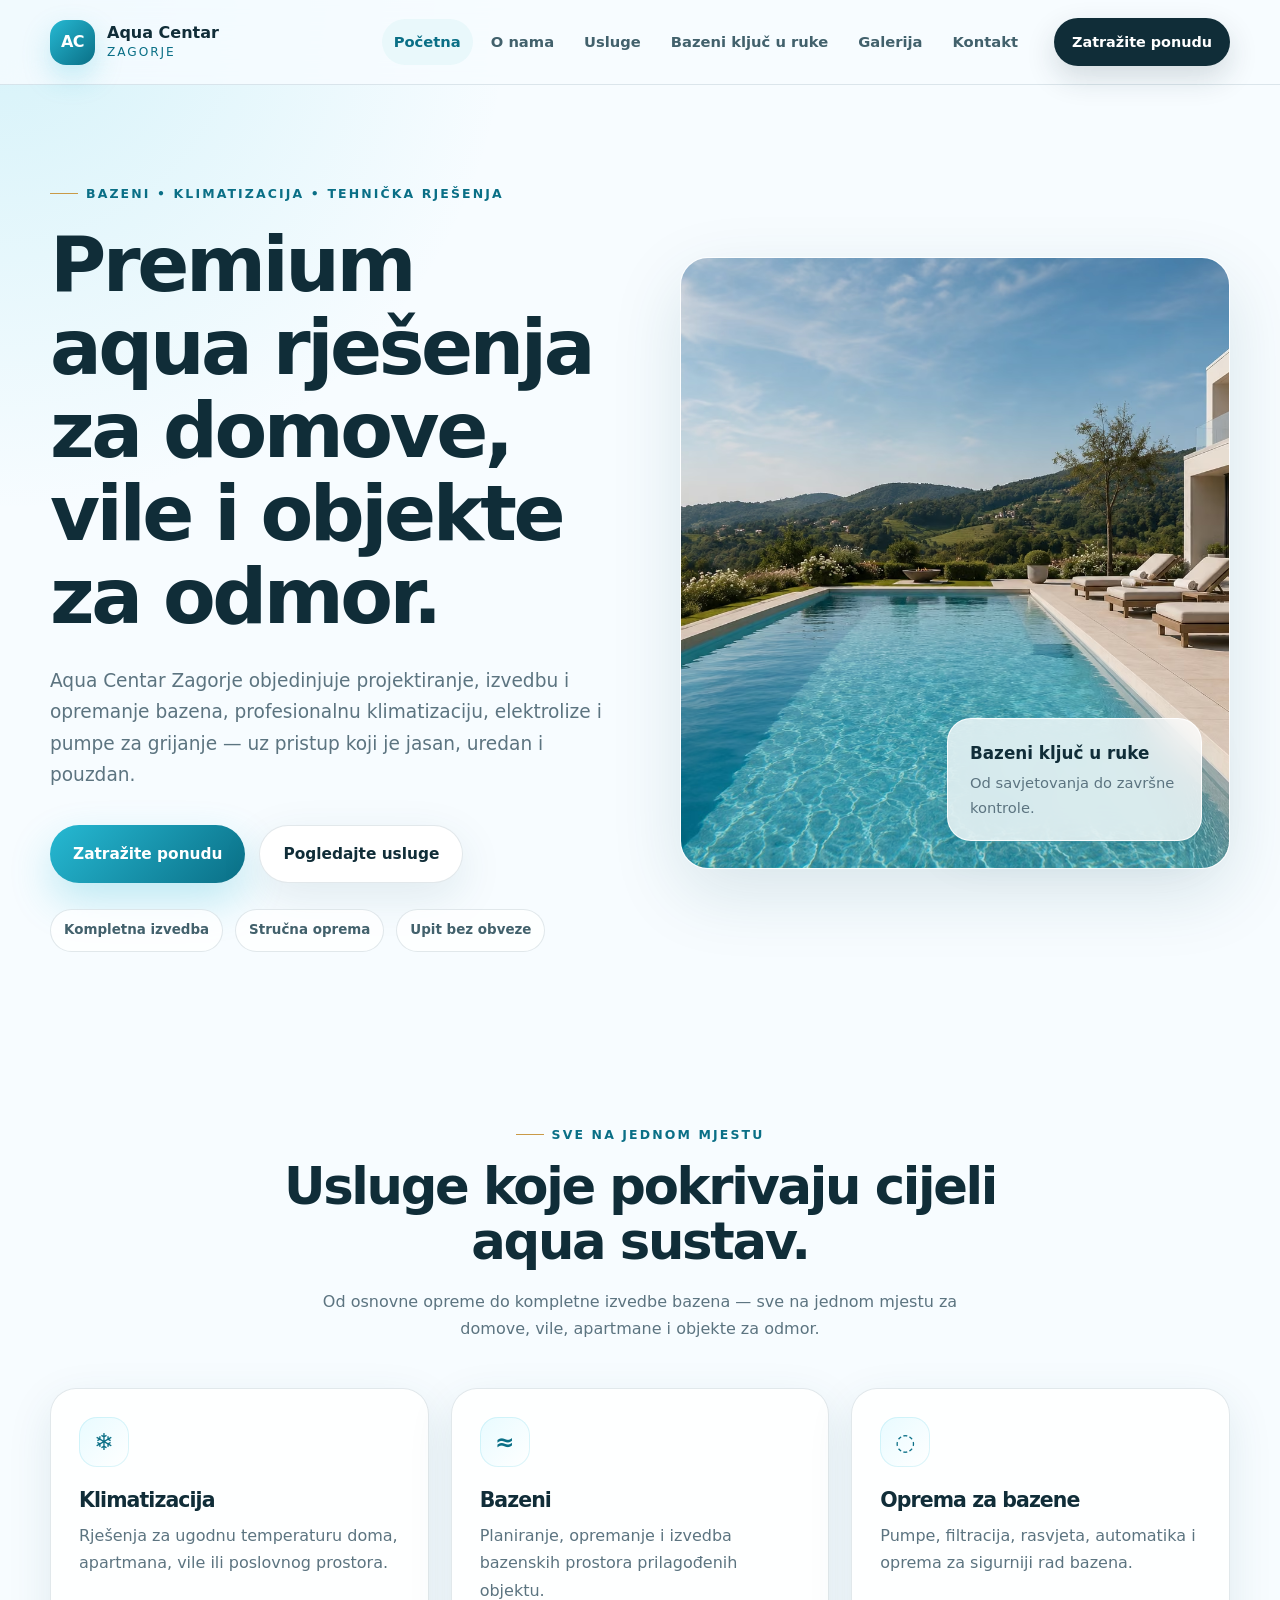
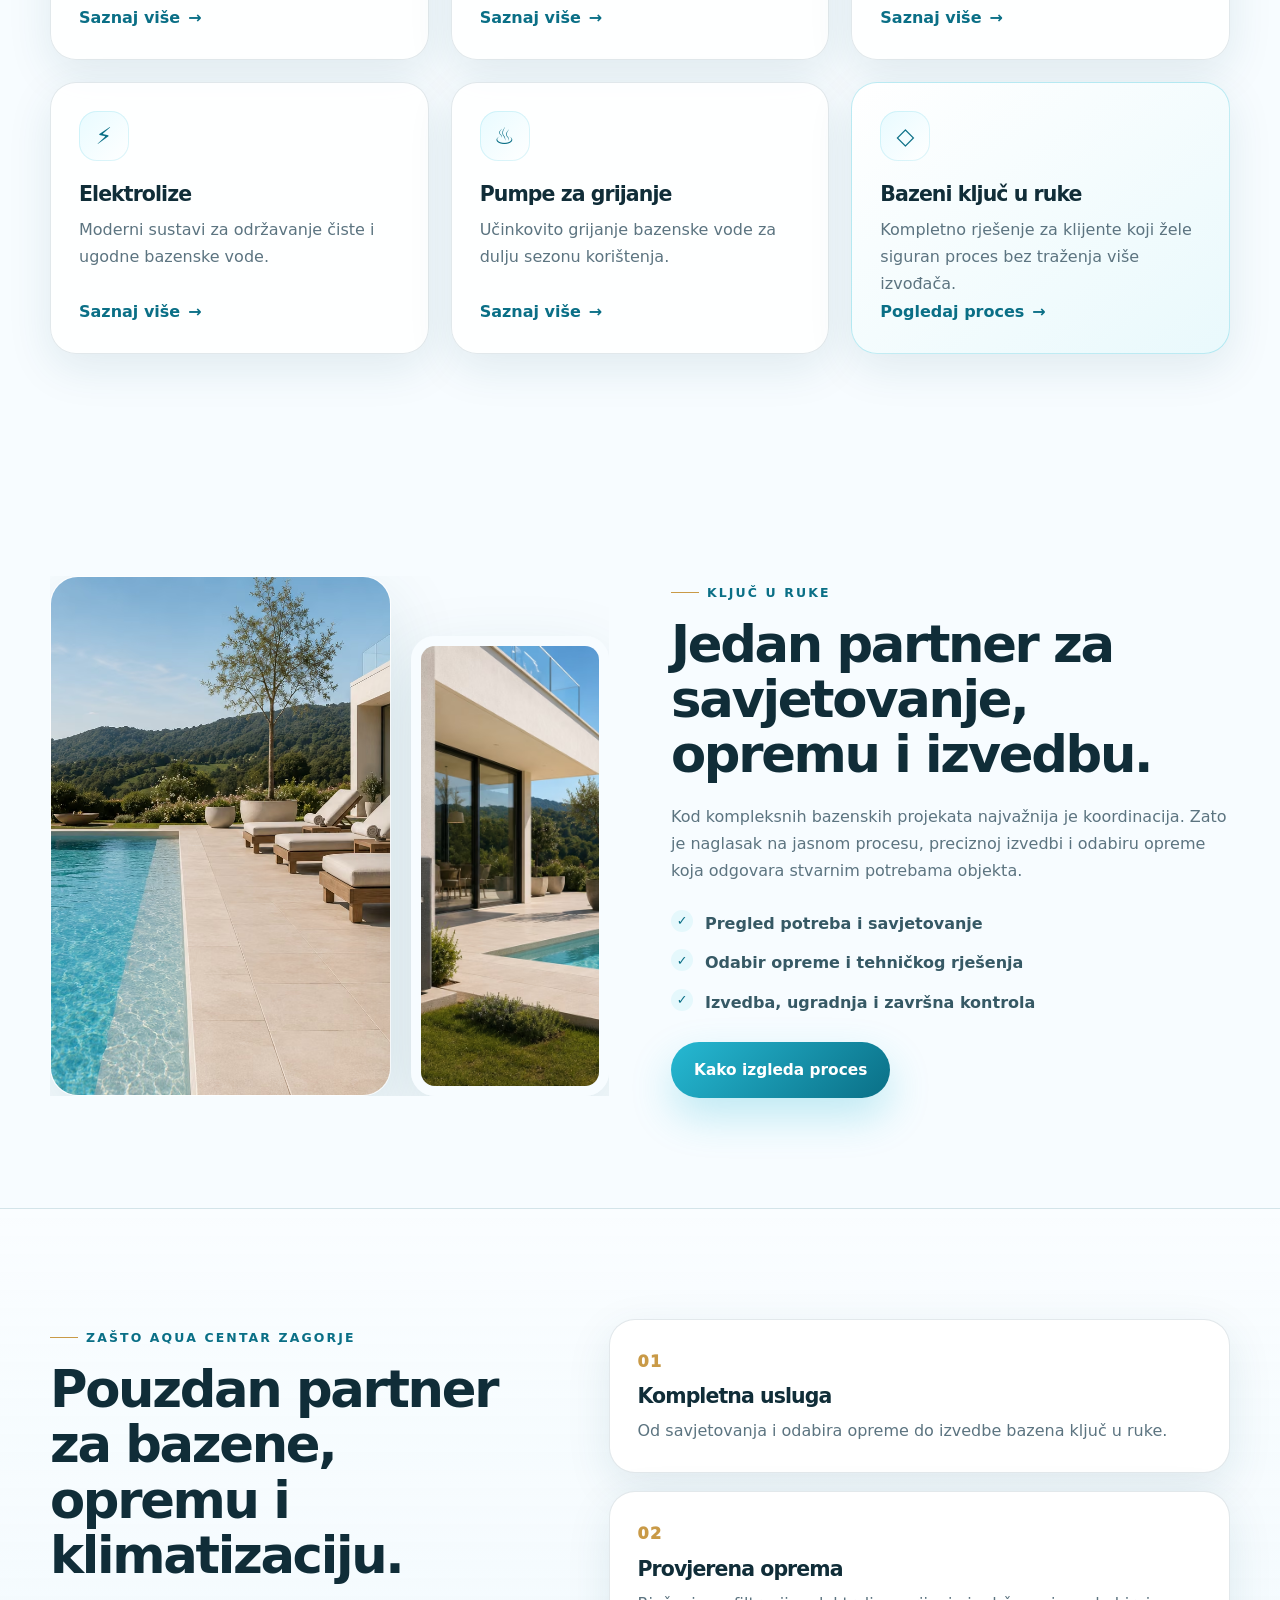
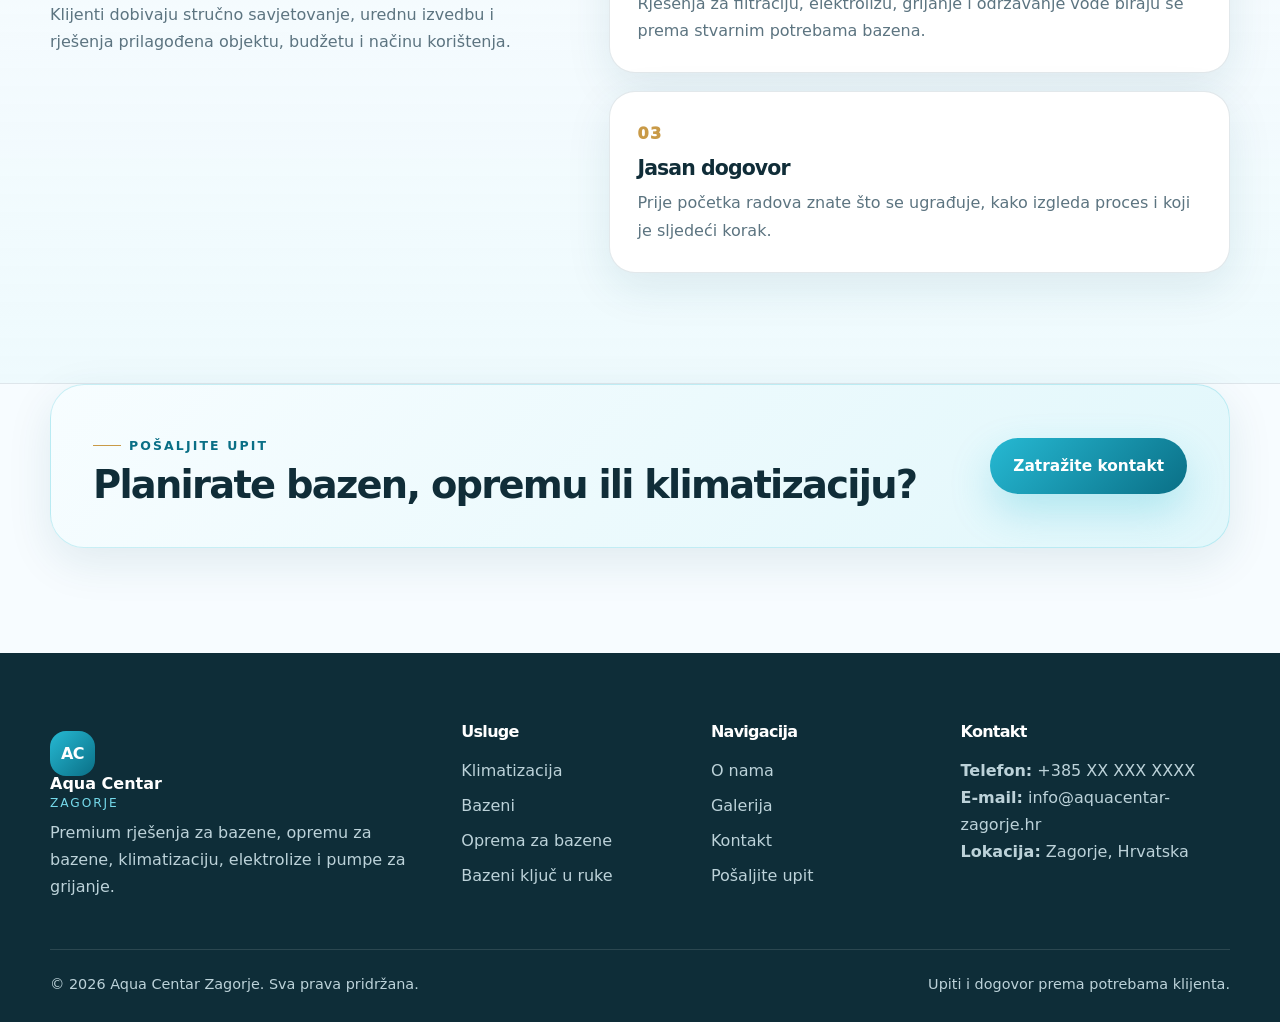
<file: index.html>
<!doctype html><html lang="hr"><head><meta charset="utf-8"><meta name="viewport" content="width=device-width, initial-scale=1"><script>document.documentElement.classList.add('js');</script><title>Aqua Centar Zagorje | Bazeni, klimatizacija i oprema za bazene</title><meta name="description" content="Aqua Centar Zagorje nudi bazene, klimatizaciju, opremu za bazene, elektrolize, pumpe za grijanje i kompletne bazene ključ u ruke."><meta name="theme-color" content="#f7fcff"><link rel="icon" href="assets/img/favicon.svg" type="image/svg+xml"><link rel="preload" href="assets/img/hero-bazen-lux.avif" as="image" type="image/avif"><link rel="stylesheet" href="assets/css/style.css"></head><body><header class="site-header" id="top"><div class="container nav-wrap"><a class="brand" href="index.html" aria-label="Aqua Centar Zagorje početna"><span class="brand-mark">AC</span><span><strong>Aqua Centar</strong><small>Zagorje</small></span></a><button class="menu-toggle" aria-label="Otvori izbornik" aria-expanded="false"><span></span><span></span><span></span></button><nav class="site-nav" aria-label="Glavna navigacija"><a class="nav-link active" href="index.html">Početna</a>
<a class="nav-link " href="o-nama.html">O nama</a>
<a class="nav-link " href="usluge.html">Usluge</a>
<a class="nav-link " href="bazeni-kljuc-u-ruke.html">Bazeni ključ u ruke</a>
<a class="nav-link " href="galerija.html">Galerija</a>
<a class="nav-link " href="kontakt.html">Kontakt</a></nav><a class="nav-cta" href="kontakt.html">Zatražite ponudu</a></div></header><main><section class="hero section-pad"><div class="container hero-grid"><div class="hero-copy reveal"><span class="eyebrow">Bazeni • Klimatizacija • Tehnička rješenja</span><h1>Premium aqua rješenja za domove, vile i objekte za odmor.</h1><p>Aqua Centar Zagorje objedinjuje projektiranje, izvedbu i opremanje bazena, profesionalnu klimatizaciju, elektrolize i pumpe za grijanje — uz pristup koji je jasan, uredan i pouzdan.</p><div class="hero-actions"><a class="btn btn-primary" href="kontakt.html#upit">Zatražite ponudu</a><a class="btn btn-ghost" href="usluge.html">Pogledajte usluge</a></div><div class="trust-strip"><span>Kompletna izvedba</span><span>Stručna oprema</span><span>Upit bez obveze</span></div></div><div class="hero-media reveal delay-1"><img src="assets/img/hero-bazen-lux.avif" alt="Luksuzni bazen uz modernu kuću" width="1500" height="1000"><div class="floating-card glass-card"><strong>Bazeni ključ u ruke</strong><span>Od savjetovanja do završne kontrole.</span></div></div></div></section><section class="section-pad small-top"><div class="container section-head reveal"><span class="eyebrow">Sve na jednom mjestu</span><h2>Usluge koje pokrivaju cijeli aqua sustav.</h2><p>Od osnovne opreme do kompletne izvedbe bazena — sve na jednom mjestu za domove, vile, apartmane i objekte za odmor.</p></div><div class="container services-grid"><article class="service-card reveal"><span class="icon">❄</span><h3>Klimatizacija</h3><p>Rješenja za ugodnu temperaturu doma, apartmana, vile ili poslovnog prostora.</p><a href="usluge.html#klimatizacija">Saznaj više</a></article><article class="service-card reveal delay-1"><span class="icon">≈</span><h3>Bazeni</h3><p>Planiranje, opremanje i izvedba bazenskih prostora prilagođenih objektu.</p><a href="usluge.html#bazeni">Saznaj više</a></article><article class="service-card reveal delay-2"><span class="icon">◌</span><h3>Oprema za bazene</h3><p>Pumpe, filtracija, rasvjeta, automatika i oprema za sigurniji rad bazena.</p><a href="usluge.html#oprema">Saznaj više</a></article><article class="service-card reveal"><span class="icon">⚡</span><h3>Elektrolize</h3><p>Moderni sustavi za održavanje čiste i ugodne bazenske vode.</p><a href="usluge.html#elektrolize">Saznaj više</a></article><article class="service-card reveal delay-1"><span class="icon">♨</span><h3>Pumpe za grijanje</h3><p>Učinkovito grijanje bazenske vode za dulju sezonu korištenja.</p><a href="usluge.html#pumpe">Saznaj više</a></article><article class="service-card featured reveal delay-2"><span class="icon">◇</span><h3>Bazeni ključ u ruke</h3><p>Kompletno rješenje za klijente koji žele siguran proces bez traženja više izvođača.</p><a href="bazeni-kljuc-u-ruke.html">Pogledaj proces</a></article></div></section><section class="split-section section-pad"><div class="container split-grid"><div class="image-stack reveal"><img class="image-main" src="assets/img/bazen-terasa.avif" alt="Moderan bazen uz terasu" width="1500" height="1000"><img class="image-small" src="assets/img/pumpa-za-grijanje.avif" alt="Pumpa za grijanje bazena" width="1500" height="1000"></div><div class="split-copy reveal delay-1"><span class="eyebrow">Ključ u ruke</span><h2>Jedan partner za savjetovanje, opremu i izvedbu.</h2><p>Kod kompleksnih bazenskih projekata najvažnija je koordinacija. Zato je naglasak na jasnom procesu, preciznoj izvedbi i odabiru opreme koja odgovara stvarnim potrebama objekta.</p><ul class="check-list"><li>Pregled potreba i savjetovanje</li><li>Odabir opreme i tehničkog rješenja</li><li>Izvedba, ugradnja i završna kontrola</li></ul><a class="btn btn-primary" href="bazeni-kljuc-u-ruke.html">Kako izgleda proces</a></div></div></section><section class="section-pad why-section"><div class="container why-grid"><div class="section-head left reveal"><span class="eyebrow">Zašto Aqua Centar Zagorje</span><h2>Pouzdan partner za bazene, opremu i klimatizaciju.</h2><p>Klijenti dobivaju stručno savjetovanje, urednu izvedbu i rješenja prilagođena objektu, budžetu i načinu korištenja.</p></div><div class="benefits"><div class="benefit reveal"><strong>01</strong><h3>Kompletna usluga</h3><p>Od savjetovanja i odabira opreme do izvedbe bazena ključ u ruke.</p></div><div class="benefit reveal delay-1"><strong>02</strong><h3>Provjerena oprema</h3><p>Rješenja za filtraciju, elektrolizu, grijanje i održavanje vode biraju se prema stvarnim potrebama bazena.</p></div><div class="benefit reveal delay-2"><strong>03</strong><h3>Jasan dogovor</h3><p>Prije početka radova znate što se ugrađuje, kako izgleda proces i koji je sljedeći korak.</p></div></div></div></section><section class="cta-band reveal"><div class="container cta-inner"><div><span class="eyebrow">Pošaljite upit</span><h2>Planirate bazen, opremu ili klimatizaciju?</h2></div><a class="btn btn-primary" href="kontakt.html#upit">Zatražite kontakt</a></div></section></main><footer class="site-footer"><div class="container footer-grid"><div><a class="brand footer-brand" href="index.html"><span class="brand-mark">AC</span><span><strong>Aqua Centar</strong><small>Zagorje</small></span></a><p>Premium rješenja za bazene, opremu za bazene, klimatizaciju, elektrolize i pumpe za grijanje.</p></div><div><h3>Usluge</h3><a href="usluge.html#klimatizacija">Klimatizacija</a><a href="usluge.html#bazeni">Bazeni</a><a href="usluge.html#oprema">Oprema za bazene</a><a href="bazeni-kljuc-u-ruke.html">Bazeni ključ u ruke</a></div><div><h3>Navigacija</h3><a href="o-nama.html">O nama</a><a href="galerija.html">Galerija</a><a href="kontakt.html">Kontakt</a><a href="kontakt.html#upit">Pošaljite upit</a></div><div><h3>Kontakt</h3><p><strong>Telefon:</strong> +385 XX XXX XXXX</p><p><strong>E-mail:</strong> info@aquacentar-zagorje.hr</p><p><strong>Lokacija:</strong> Zagorje, Hrvatska</p></div></div><div class="footer-bottom container"><span>© 2026 Aqua Centar Zagorje. Sva prava pridržana.</span><span>Upiti i dogovor prema potrebama klijenta.</span></div></footer><script src="assets/js/main.js"></script></body></html>
</file>
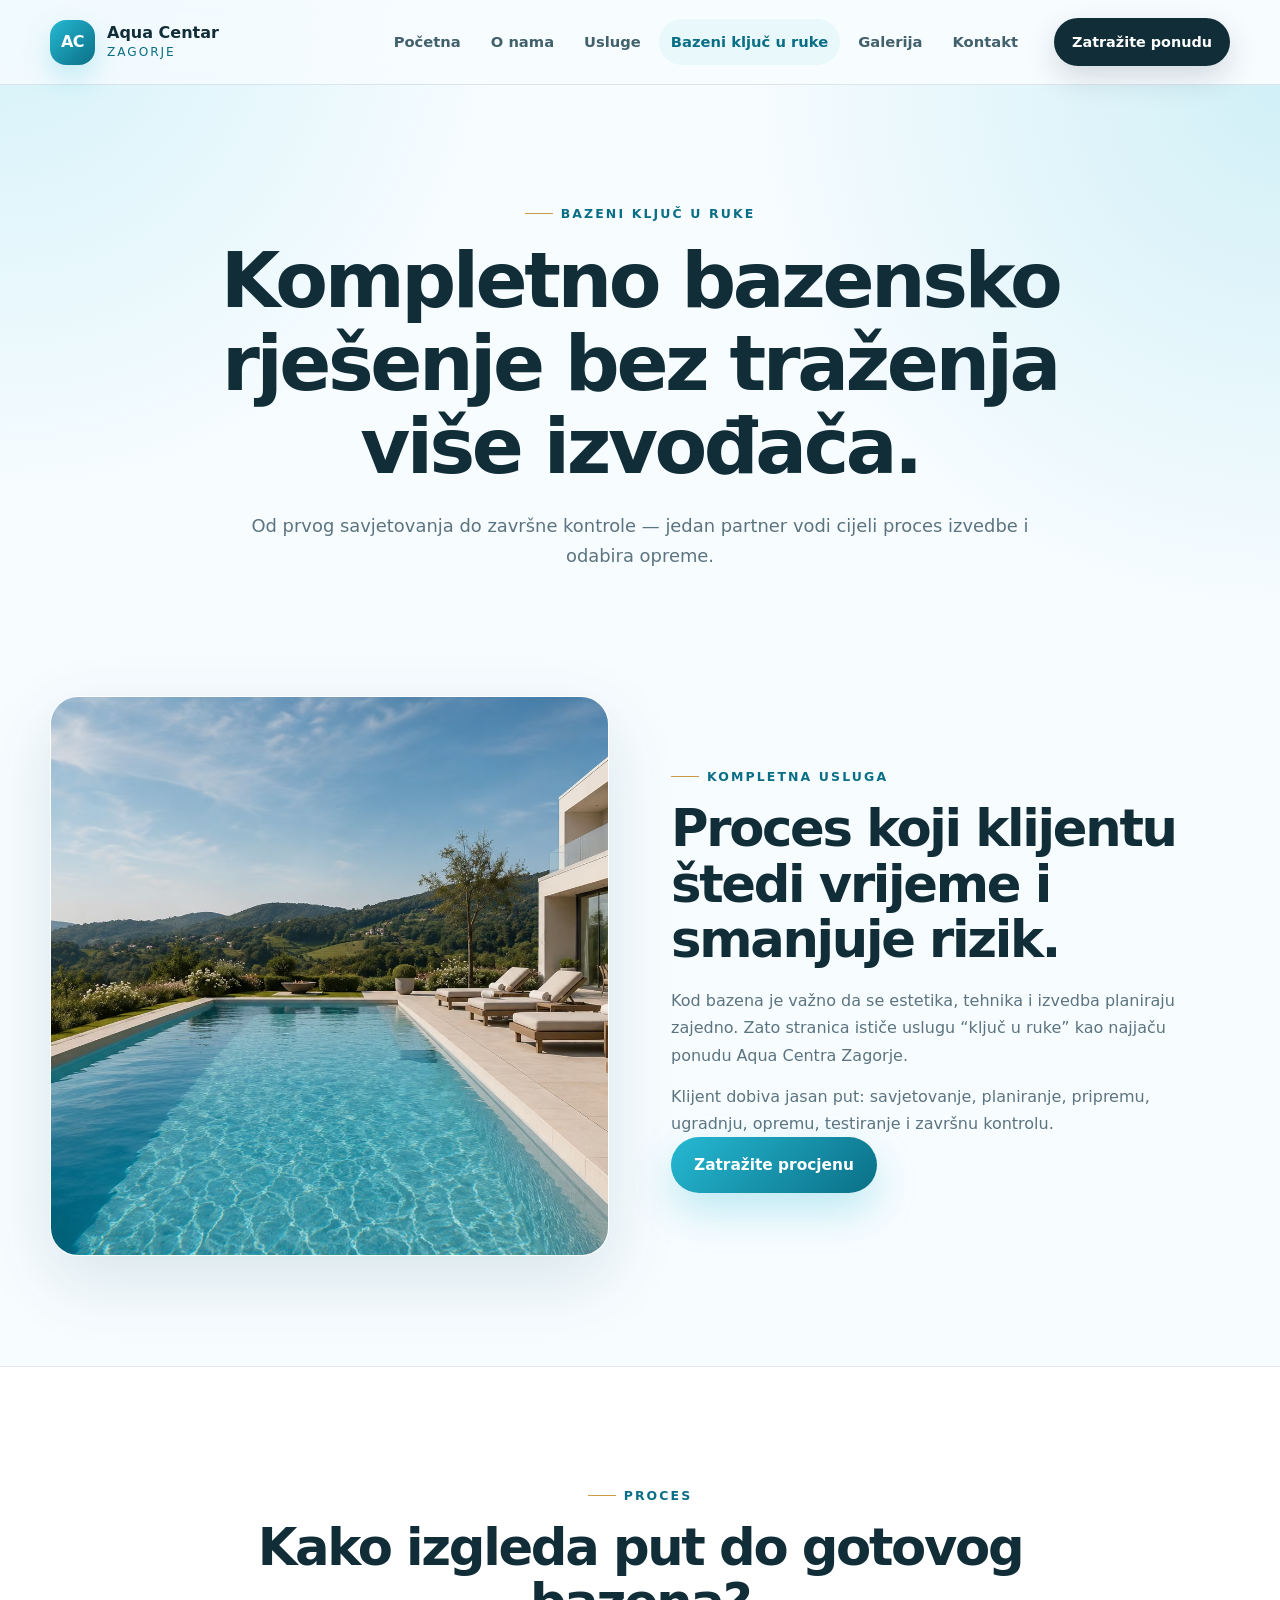
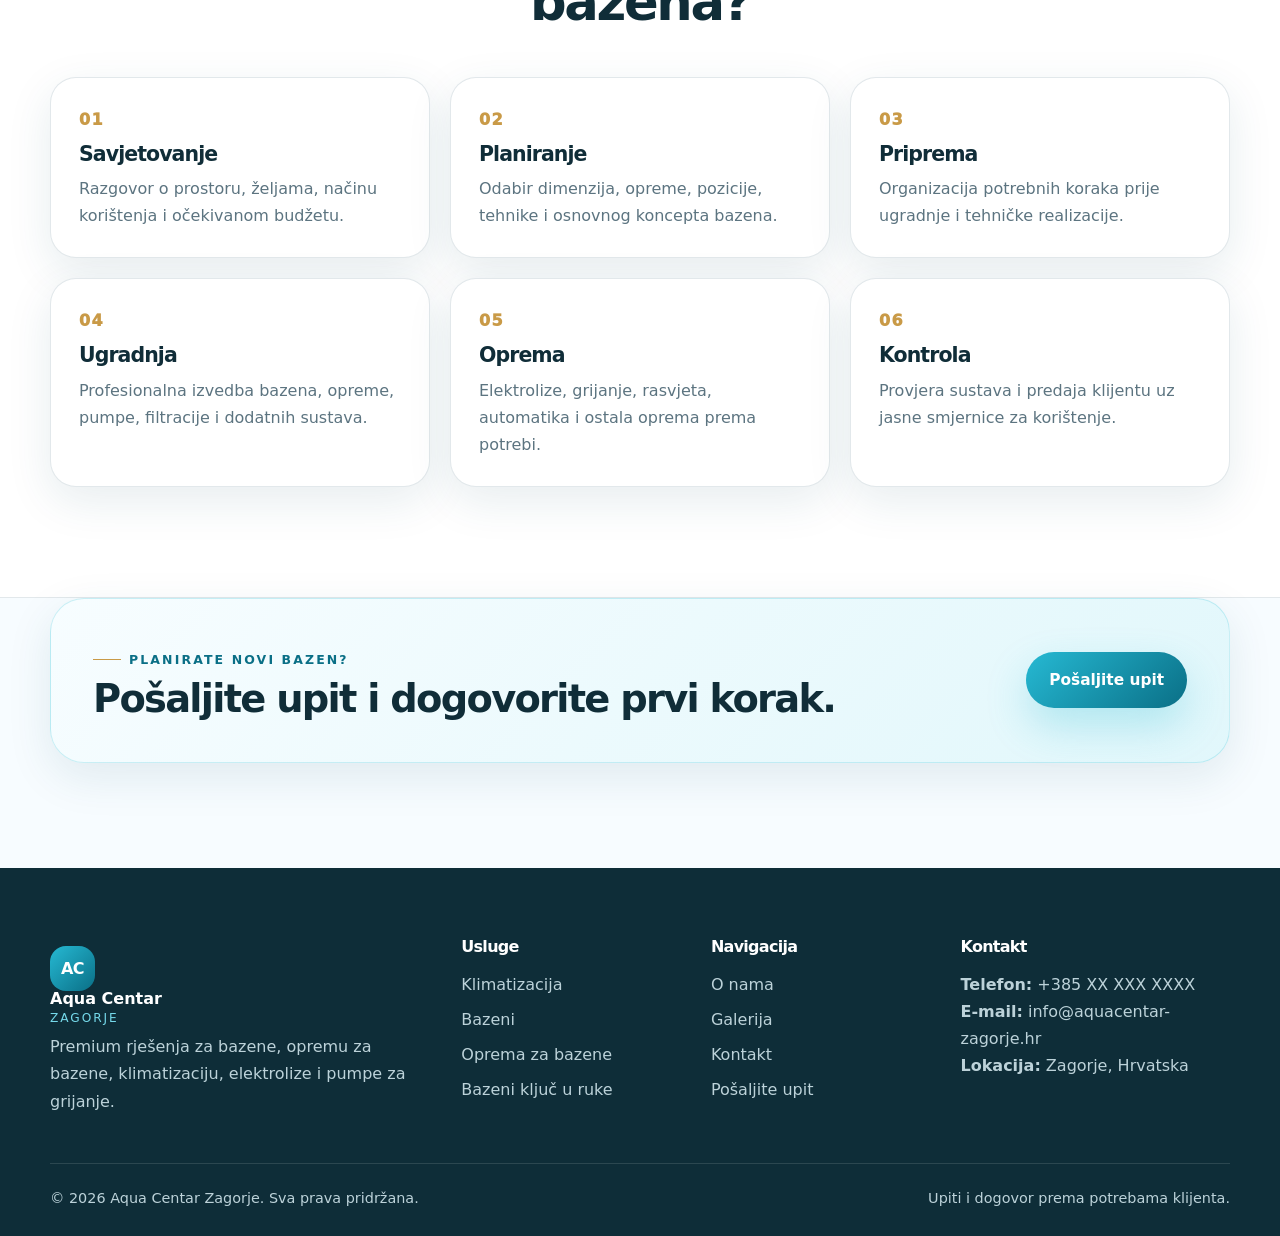
<file: bazeni-kljuc-u-ruke.html>
<!doctype html><html lang="hr"><head><meta charset="utf-8"><meta name="viewport" content="width=device-width, initial-scale=1"><script>document.documentElement.classList.add('js');</script><title>Bazeni ključ u ruke | Aqua Centar Zagorje</title><meta name="description" content="Kompletni bazeni ključ u ruke: savjetovanje, planiranje, oprema, ugradnja i završna kontrola."><meta name="theme-color" content="#f7fcff"><link rel="icon" href="assets/img/favicon.svg" type="image/svg+xml"><link rel="preload" href="assets/img/hero-bazen-lux.avif" as="image" type="image/avif"><link rel="stylesheet" href="assets/css/style.css"></head><body><header class="site-header" id="top"><div class="container nav-wrap"><a class="brand" href="index.html" aria-label="Aqua Centar Zagorje početna"><span class="brand-mark">AC</span><span><strong>Aqua Centar</strong><small>Zagorje</small></span></a><button class="menu-toggle" aria-label="Otvori izbornik" aria-expanded="false"><span></span><span></span><span></span></button><nav class="site-nav" aria-label="Glavna navigacija"><a class="nav-link " href="index.html">Početna</a>
<a class="nav-link " href="o-nama.html">O nama</a>
<a class="nav-link " href="usluge.html">Usluge</a>
<a class="nav-link active" href="bazeni-kljuc-u-ruke.html">Bazeni ključ u ruke</a>
<a class="nav-link " href="galerija.html">Galerija</a>
<a class="nav-link " href="kontakt.html">Kontakt</a></nav><a class="nav-cta" href="kontakt.html">Zatražite ponudu</a></div></header><main><section class="page-hero section-pad compact key-hero"><div class="container narrow reveal"><span class="eyebrow">Bazeni ključ u ruke</span><h1>Kompletno bazensko rješenje bez traženja više izvođača.</h1><p>Od prvog savjetovanja do završne kontrole — jedan partner vodi cijeli proces izvedbe i odabira opreme.</p></div></section><section class="section-pad small-top"><div class="container split-grid"><div class="image-frame reveal"><img src="assets/img/hero-bazen-lux.avif" alt="Premium bazen ključ u ruke" width="1500" height="1000"></div><div class="split-copy reveal delay-1"><span class="eyebrow">Kompletna usluga</span><h2>Proces koji klijentu štedi vrijeme i smanjuje rizik.</h2><p>Kod bazena je važno da se estetika, tehnika i izvedba planiraju zajedno. Zato stranica ističe uslugu “ključ u ruke” kao najjaču ponudu Aqua Centra Zagorje.</p><p>Klijent dobiva jasan put: savjetovanje, planiranje, pripremu, ugradnju, opremu, testiranje i završnu kontrolu.</p><a class="btn btn-primary" href="kontakt.html#upit">Zatražite procjenu</a></div></div></section><section class="section-pad process-section"><div class="container section-head reveal"><span class="eyebrow">Proces</span><h2>Kako izgleda put do gotovog bazena?</h2></div><div class="container process-grid"><div class="process-step reveal"><span>01</span><h3>Savjetovanje</h3><p>Razgovor o prostoru, željama, načinu korištenja i očekivanom budžetu.</p></div><div class="process-step reveal delay-1"><span>02</span><h3>Planiranje</h3><p>Odabir dimenzija, opreme, pozicije, tehnike i osnovnog koncepta bazena.</p></div><div class="process-step reveal delay-2"><span>03</span><h3>Priprema</h3><p>Organizacija potrebnih koraka prije ugradnje i tehničke realizacije.</p></div><div class="process-step reveal"><span>04</span><h3>Ugradnja</h3><p>Profesionalna izvedba bazena, opreme, pumpe, filtracije i dodatnih sustava.</p></div><div class="process-step reveal delay-1"><span>05</span><h3>Oprema</h3><p>Elektrolize, grijanje, rasvjeta, automatika i ostala oprema prema potrebi.</p></div><div class="process-step reveal delay-2"><span>06</span><h3>Kontrola</h3><p>Provjera sustava i predaja klijentu uz jasne smjernice za korištenje.</p></div></div></section><section class="cta-band reveal"><div class="container cta-inner"><div><span class="eyebrow">Planirate novi bazen?</span><h2>Pošaljite upit i dogovorite prvi korak.</h2></div><a class="btn btn-primary" href="kontakt.html#upit">Pošaljite upit</a></div></section></main><footer class="site-footer"><div class="container footer-grid"><div><a class="brand footer-brand" href="index.html"><span class="brand-mark">AC</span><span><strong>Aqua Centar</strong><small>Zagorje</small></span></a><p>Premium rješenja za bazene, opremu za bazene, klimatizaciju, elektrolize i pumpe za grijanje.</p></div><div><h3>Usluge</h3><a href="usluge.html#klimatizacija">Klimatizacija</a><a href="usluge.html#bazeni">Bazeni</a><a href="usluge.html#oprema">Oprema za bazene</a><a href="bazeni-kljuc-u-ruke.html">Bazeni ključ u ruke</a></div><div><h3>Navigacija</h3><a href="o-nama.html">O nama</a><a href="galerija.html">Galerija</a><a href="kontakt.html">Kontakt</a><a href="kontakt.html#upit">Pošaljite upit</a></div><div><h3>Kontakt</h3><p><strong>Telefon:</strong> +385 XX XXX XXXX</p><p><strong>E-mail:</strong> info@aquacentar-zagorje.hr</p><p><strong>Lokacija:</strong> Zagorje, Hrvatska</p></div></div><div class="footer-bottom container"><span>© 2026 Aqua Centar Zagorje. Sva prava pridržana.</span><span>Upiti i dogovor prema potrebama klijenta.</span></div></footer><script src="assets/js/main.js"></script></body></html>
</file>
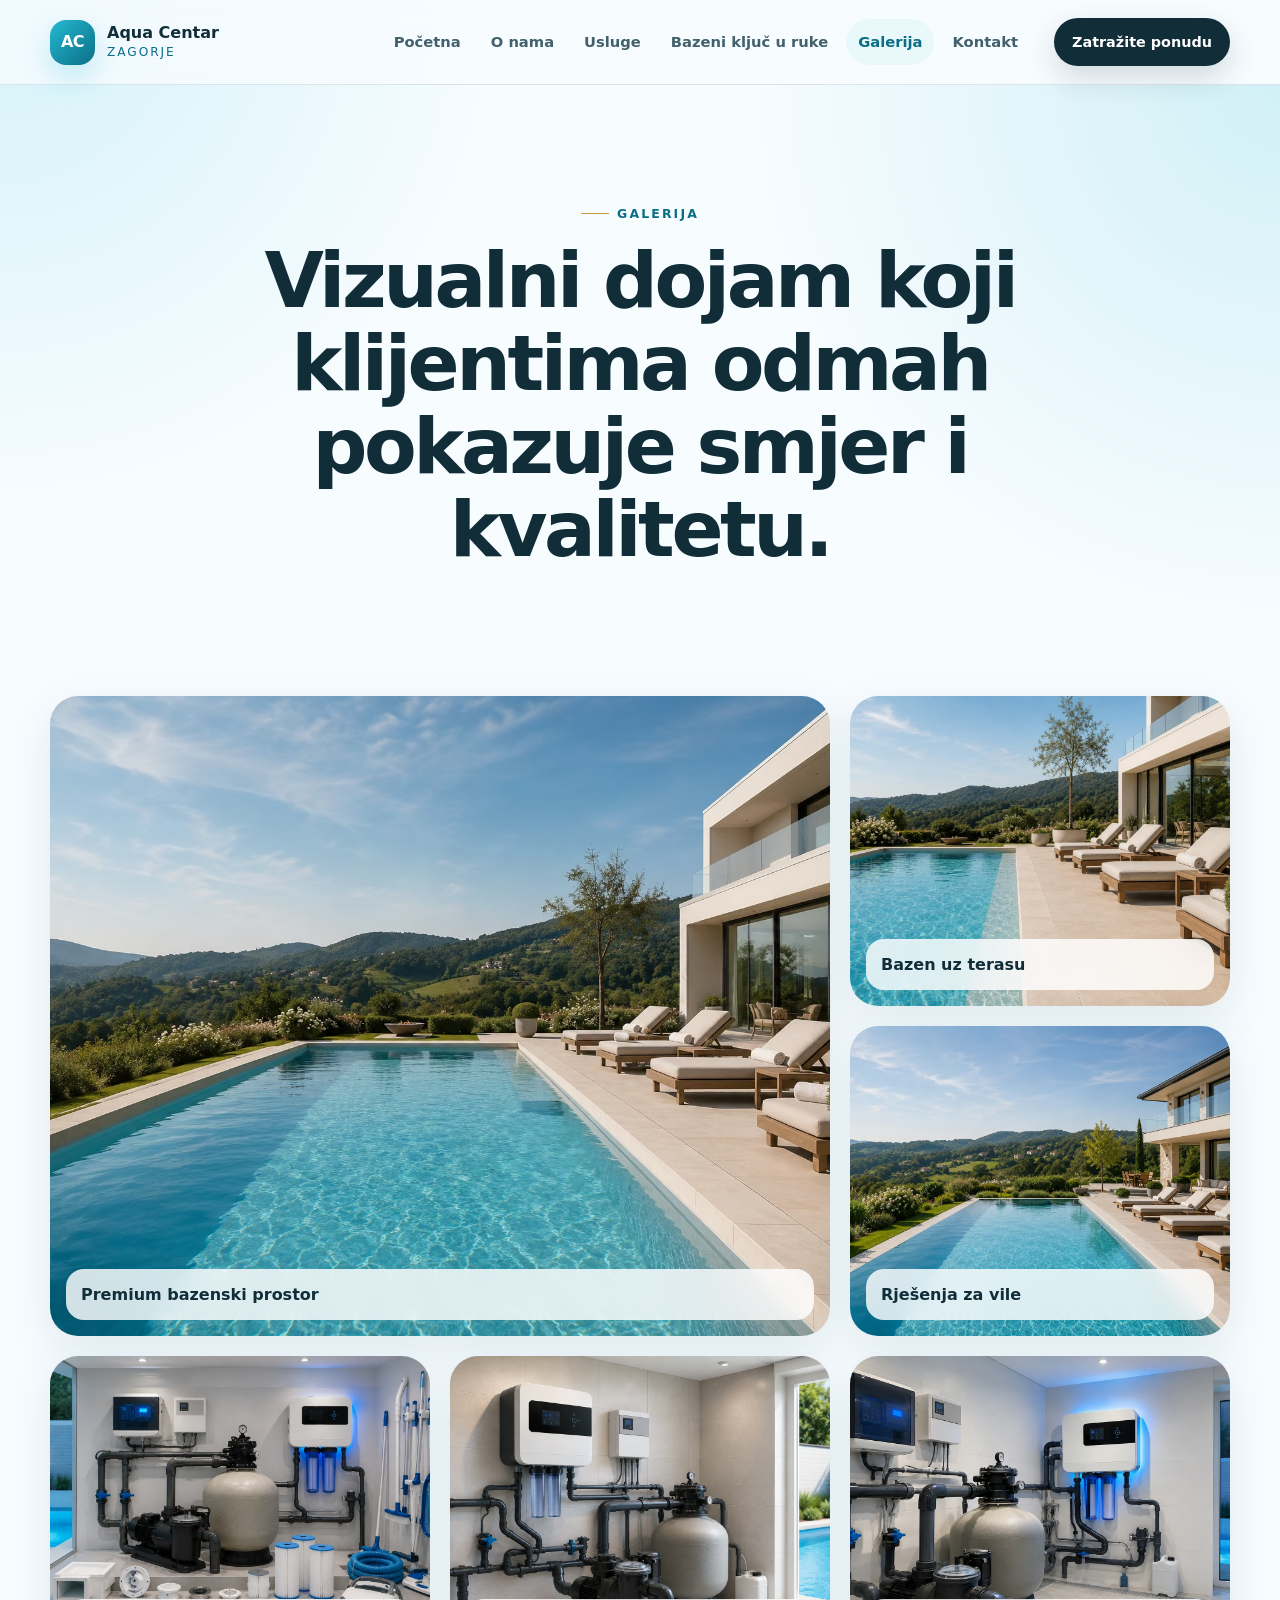
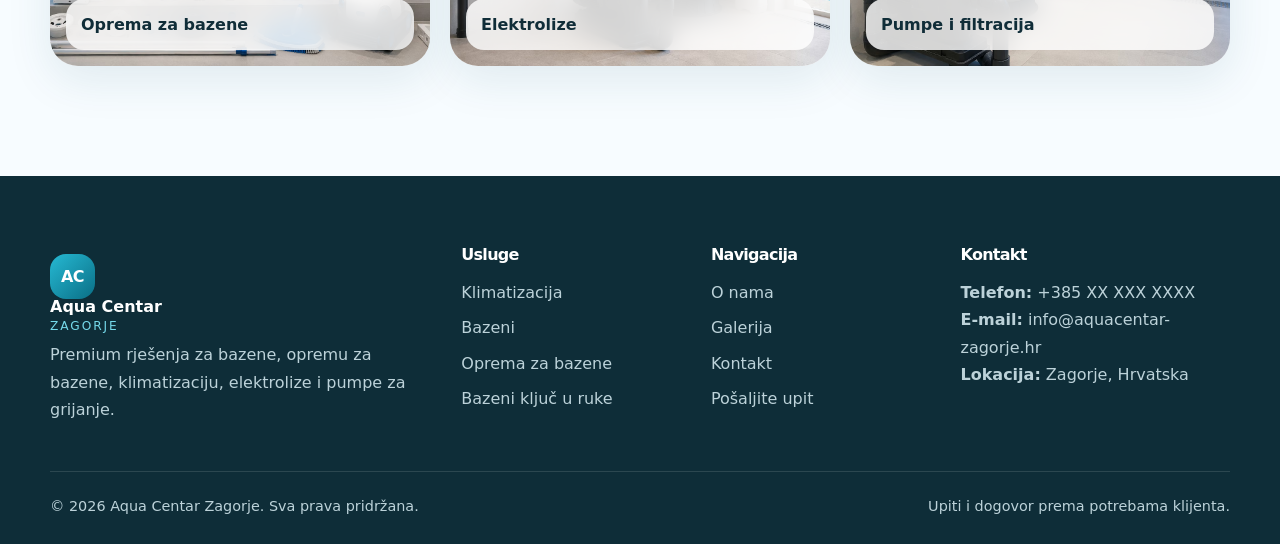
<file: galerija.html>
<!doctype html><html lang="hr"><head><meta charset="utf-8"><meta name="viewport" content="width=device-width, initial-scale=1"><script>document.documentElement.classList.add('js');</script><title>Galerija | Aqua Centar Zagorje</title><meta name="description" content="Galerija premium vizuala i projekata za bazene, opremu za bazene, elektrolize, pumpe za grijanje i klimatizaciju."><meta name="theme-color" content="#f7fcff"><link rel="icon" href="assets/img/favicon.svg" type="image/svg+xml"><link rel="preload" href="assets/img/hero-bazen-lux.avif" as="image" type="image/avif"><link rel="stylesheet" href="assets/css/style.css"></head><body><header class="site-header" id="top"><div class="container nav-wrap"><a class="brand" href="index.html" aria-label="Aqua Centar Zagorje početna"><span class="brand-mark">AC</span><span><strong>Aqua Centar</strong><small>Zagorje</small></span></a><button class="menu-toggle" aria-label="Otvori izbornik" aria-expanded="false"><span></span><span></span><span></span></button><nav class="site-nav" aria-label="Glavna navigacija"><a class="nav-link " href="index.html">Početna</a>
<a class="nav-link " href="o-nama.html">O nama</a>
<a class="nav-link " href="usluge.html">Usluge</a>
<a class="nav-link " href="bazeni-kljuc-u-ruke.html">Bazeni ključ u ruke</a>
<a class="nav-link active" href="galerija.html">Galerija</a>
<a class="nav-link " href="kontakt.html">Kontakt</a></nav><a class="nav-cta" href="kontakt.html">Zatražite ponudu</a></div></header><main><section class="page-hero section-pad compact"><div class="container narrow reveal"><span class="eyebrow">Galerija</span><h1>Vizualni dojam koji klijentima odmah pokazuje smjer i kvalitetu.</h1></div></section><section class="section-pad small-top"><div class="container gallery-grid"><figure class="gallery-item large reveal"><img src="assets/img/hero-bazen-lux.avif" alt="Premium bazen u modernom dvorištu" width="1500" height="1000"><figcaption>Premium bazenski prostor</figcaption></figure><figure class="gallery-item reveal delay-1"><img src="assets/img/bazen-terasa.avif" alt="Bazen uz terasu i kuću" width="1500" height="1000"><figcaption>Bazen uz terasu</figcaption></figure><figure class="gallery-item reveal delay-2"><img src="assets/img/bazen-zagorje-villa.avif" alt="Bazen uz vilu u zelenilu" width="1500" height="1000"><figcaption>Rješenja za vile</figcaption></figure><figure class="gallery-item reveal"><img src="assets/img/oprema-za-bazene.avif" alt="Oprema za bazene" width="1500" height="1000"><figcaption>Oprema za bazene</figcaption></figure><figure class="gallery-item reveal delay-1"><img src="assets/img/elektroliza-bazena.avif" alt="Elektroliza za bazen" width="1500" height="1000"><figcaption>Elektrolize</figcaption></figure><figure class="gallery-item reveal delay-2"><img src="assets/img/pumpa-filtracija.avif" alt="Pumpa i filtracija za bazen" width="1500" height="1000"><figcaption>Pumpe i filtracija</figcaption></figure></div></section></main><footer class="site-footer"><div class="container footer-grid"><div><a class="brand footer-brand" href="index.html"><span class="brand-mark">AC</span><span><strong>Aqua Centar</strong><small>Zagorje</small></span></a><p>Premium rješenja za bazene, opremu za bazene, klimatizaciju, elektrolize i pumpe za grijanje.</p></div><div><h3>Usluge</h3><a href="usluge.html#klimatizacija">Klimatizacija</a><a href="usluge.html#bazeni">Bazeni</a><a href="usluge.html#oprema">Oprema za bazene</a><a href="bazeni-kljuc-u-ruke.html">Bazeni ključ u ruke</a></div><div><h3>Navigacija</h3><a href="o-nama.html">O nama</a><a href="galerija.html">Galerija</a><a href="kontakt.html">Kontakt</a><a href="kontakt.html#upit">Pošaljite upit</a></div><div><h3>Kontakt</h3><p><strong>Telefon:</strong> +385 XX XXX XXXX</p><p><strong>E-mail:</strong> info@aquacentar-zagorje.hr</p><p><strong>Lokacija:</strong> Zagorje, Hrvatska</p></div></div><div class="footer-bottom container"><span>© 2026 Aqua Centar Zagorje. Sva prava pridržana.</span><span>Upiti i dogovor prema potrebama klijenta.</span></div></footer><script src="assets/js/main.js"></script></body></html>
</file>
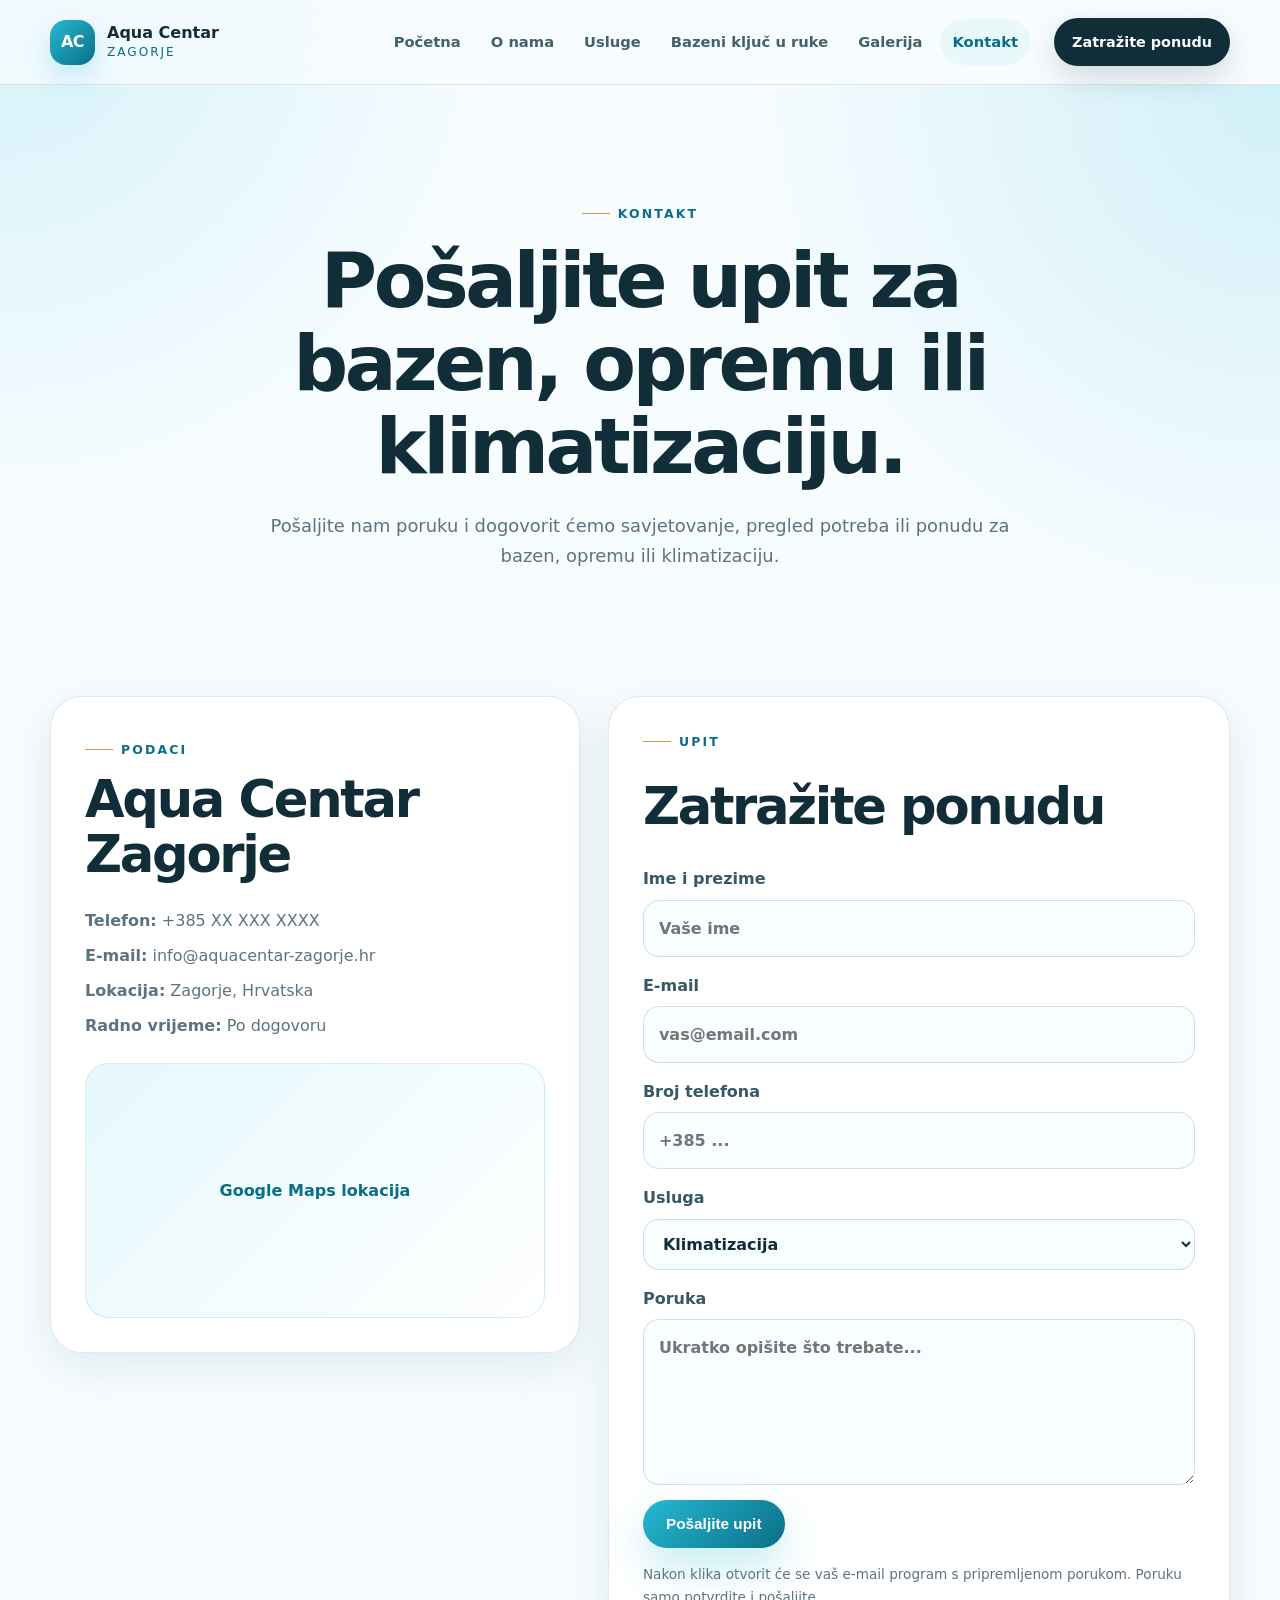
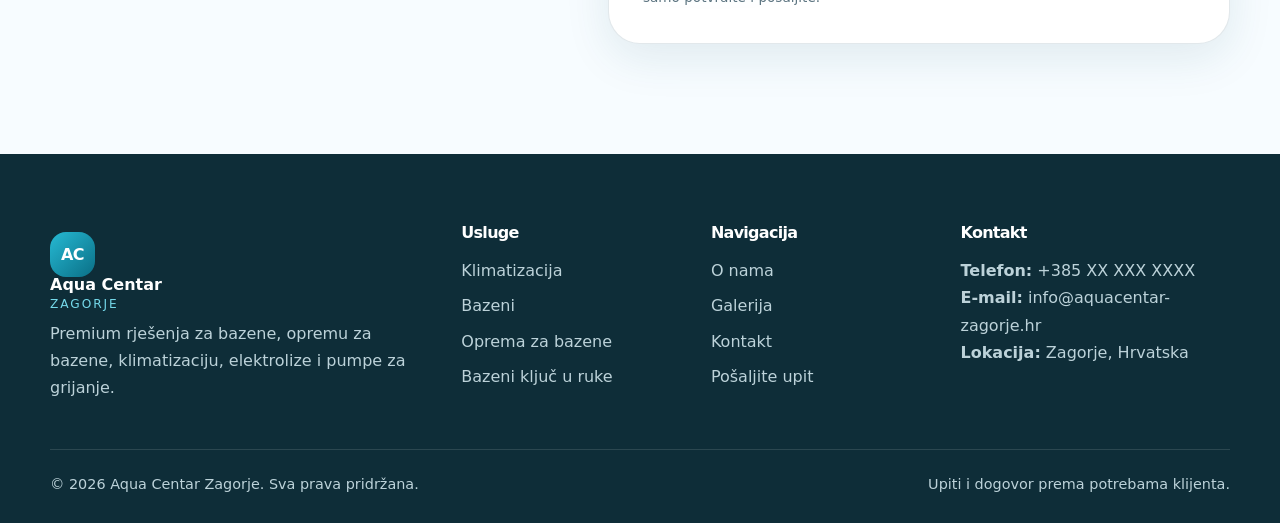
<file: kontakt.html>
<!doctype html><html lang="hr"><head><meta charset="utf-8"><meta name="viewport" content="width=device-width, initial-scale=1"><script>document.documentElement.classList.add('js');</script><title>Kontakt | Aqua Centar Zagorje</title><meta name="description" content="Kontaktirajte Aqua Centar Zagorje i pošaljite upit za bazen, opremu za bazene, klimatizaciju ili bazen ključ u ruke."><meta name="theme-color" content="#f7fcff"><link rel="icon" href="assets/img/favicon.svg" type="image/svg+xml"><link rel="preload" href="assets/img/hero-bazen-lux.avif" as="image" type="image/avif"><link rel="stylesheet" href="assets/css/style.css"></head><body><header class="site-header" id="top"><div class="container nav-wrap"><a class="brand" href="index.html" aria-label="Aqua Centar Zagorje početna"><span class="brand-mark">AC</span><span><strong>Aqua Centar</strong><small>Zagorje</small></span></a><button class="menu-toggle" aria-label="Otvori izbornik" aria-expanded="false"><span></span><span></span><span></span></button><nav class="site-nav" aria-label="Glavna navigacija"><a class="nav-link " href="index.html">Početna</a>
<a class="nav-link " href="o-nama.html">O nama</a>
<a class="nav-link " href="usluge.html">Usluge</a>
<a class="nav-link " href="bazeni-kljuc-u-ruke.html">Bazeni ključ u ruke</a>
<a class="nav-link " href="galerija.html">Galerija</a>
<a class="nav-link active" href="kontakt.html">Kontakt</a></nav><a class="nav-cta" href="kontakt.html">Zatražite ponudu</a></div></header><main><section class="page-hero section-pad compact"><div class="container narrow reveal"><span class="eyebrow">Kontakt</span><h1>Pošaljite upit za bazen, opremu ili klimatizaciju.</h1><p>Pošaljite nam poruku i dogovorit ćemo savjetovanje, pregled potreba ili ponudu za bazen, opremu ili klimatizaciju.</p></div></section><section class="contact-section section-pad small-top" id="upit"><div class="container contact-grid"><div class="contact-card reveal"><span class="eyebrow">Podaci</span><h2>Aqua Centar Zagorje</h2><div class="contact-lines"><p><strong>Telefon:</strong> +385 XX XXX XXXX</p><p><strong>E-mail:</strong> info@aquacentar-zagorje.hr</p><p><strong>Lokacija:</strong> Zagorje, Hrvatska</p><p><strong>Radno vrijeme:</strong> Po dogovoru</p></div><div class="map-placeholder">Google Maps lokacija</div></div><form class="quote-form reveal delay-1" id="quoteForm"><span class="eyebrow">Upit</span><h2>Zatražite ponudu</h2><label>Ime i prezime<input type="text" name="name" required placeholder="Vaše ime"></label><label>E-mail<input type="email" name="email" required placeholder="vas@email.com"></label><label>Broj telefona<input type="tel" name="phone" placeholder="+385 ..."></label><label>Usluga<select name="service"><option>Klimatizacija</option><option>Bazeni</option><option>Oprema za bazene</option><option>Elektrolize</option><option>Pumpe za grijanje</option><option>Bazeni ključ u ruke</option></select></label><label>Poruka<textarea name="message" rows="5" required placeholder="Ukratko opišite što trebate..."></textarea></label><button class="btn btn-primary" type="submit">Pošaljite upit</button><p class="form-note">Nakon klika otvorit će se vaš e-mail program s pripremljenom porukom. Poruku samo potvrdite i pošaljite.</p></form></div></section></main><footer class="site-footer"><div class="container footer-grid"><div><a class="brand footer-brand" href="index.html"><span class="brand-mark">AC</span><span><strong>Aqua Centar</strong><small>Zagorje</small></span></a><p>Premium rješenja za bazene, opremu za bazene, klimatizaciju, elektrolize i pumpe za grijanje.</p></div><div><h3>Usluge</h3><a href="usluge.html#klimatizacija">Klimatizacija</a><a href="usluge.html#bazeni">Bazeni</a><a href="usluge.html#oprema">Oprema za bazene</a><a href="bazeni-kljuc-u-ruke.html">Bazeni ključ u ruke</a></div><div><h3>Navigacija</h3><a href="o-nama.html">O nama</a><a href="galerija.html">Galerija</a><a href="kontakt.html">Kontakt</a><a href="kontakt.html#upit">Pošaljite upit</a></div><div><h3>Kontakt</h3><p><strong>Telefon:</strong> +385 XX XXX XXXX</p><p><strong>E-mail:</strong> info@aquacentar-zagorje.hr</p><p><strong>Lokacija:</strong> Zagorje, Hrvatska</p></div></div><div class="footer-bottom container"><span>© 2026 Aqua Centar Zagorje. Sva prava pridržana.</span><span>Upiti i dogovor prema potrebama klijenta.</span></div></footer><script src="assets/js/main.js"></script></body></html>
</file>
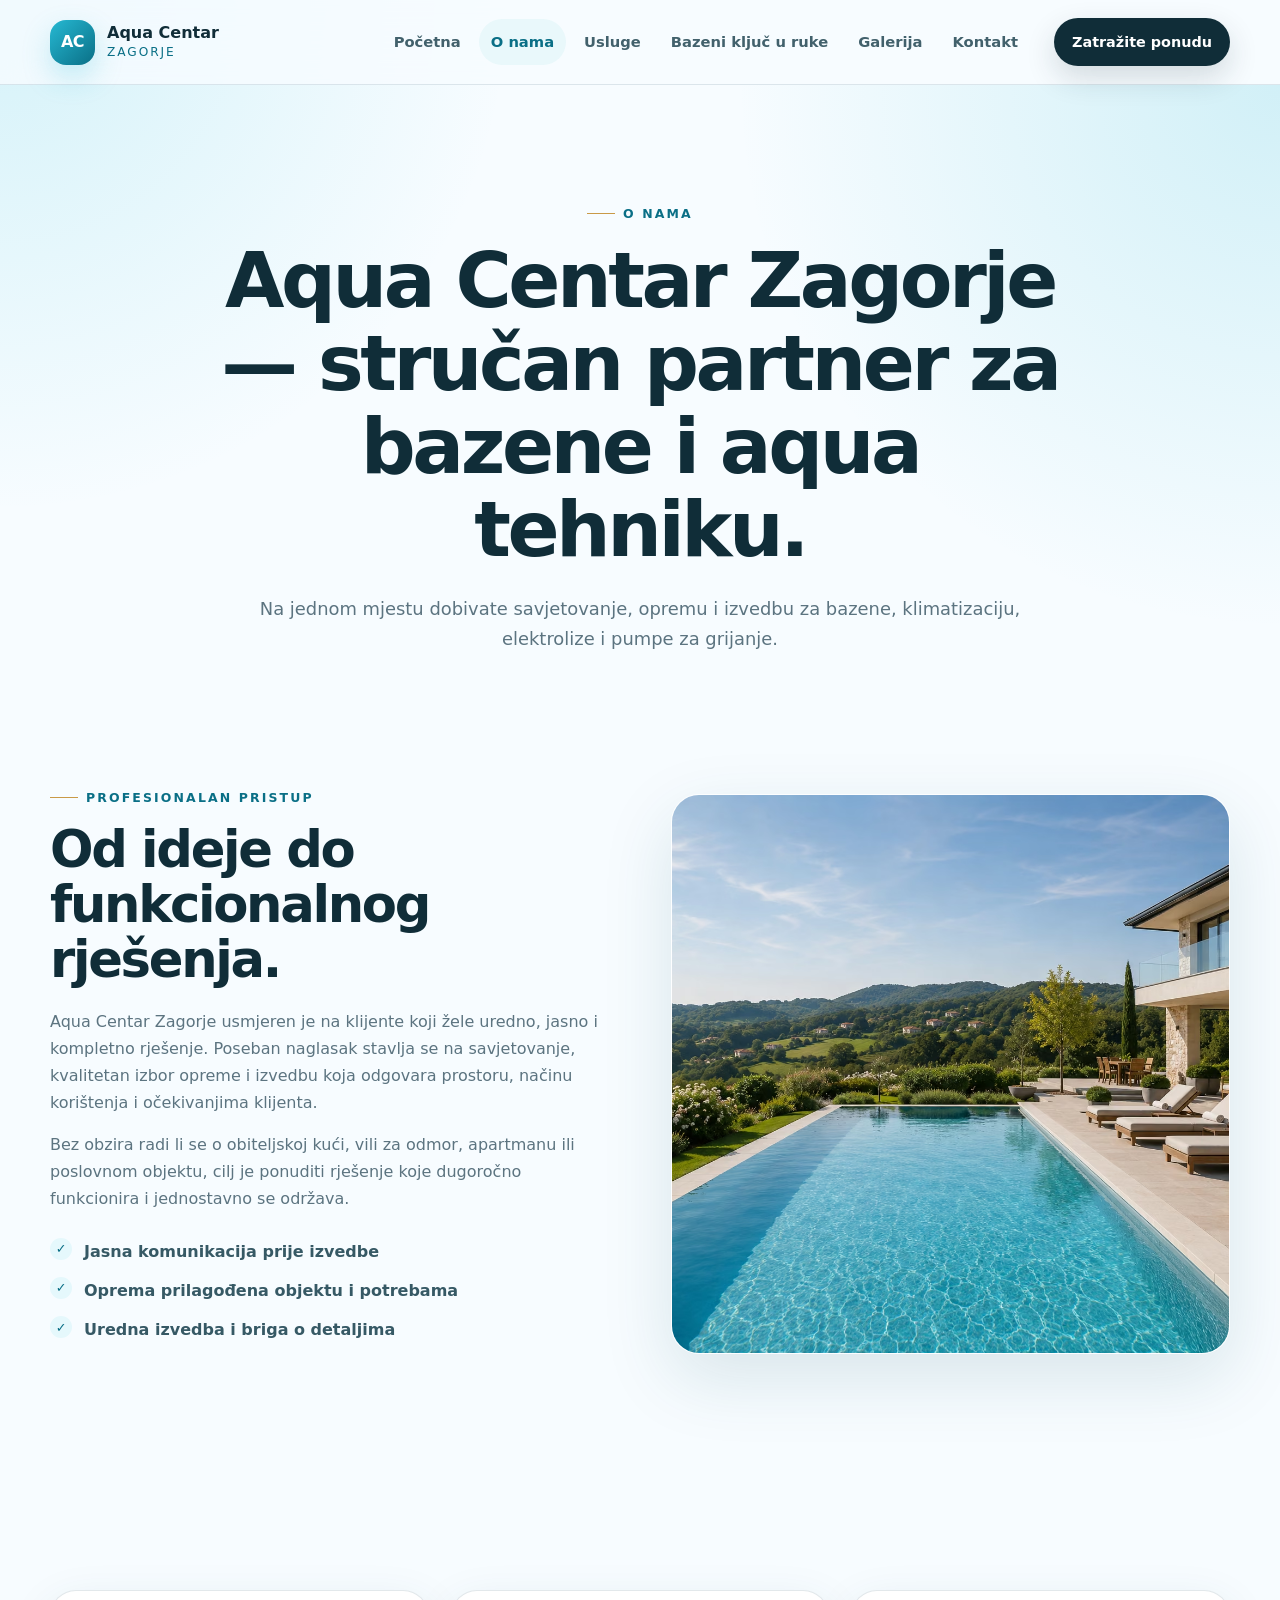
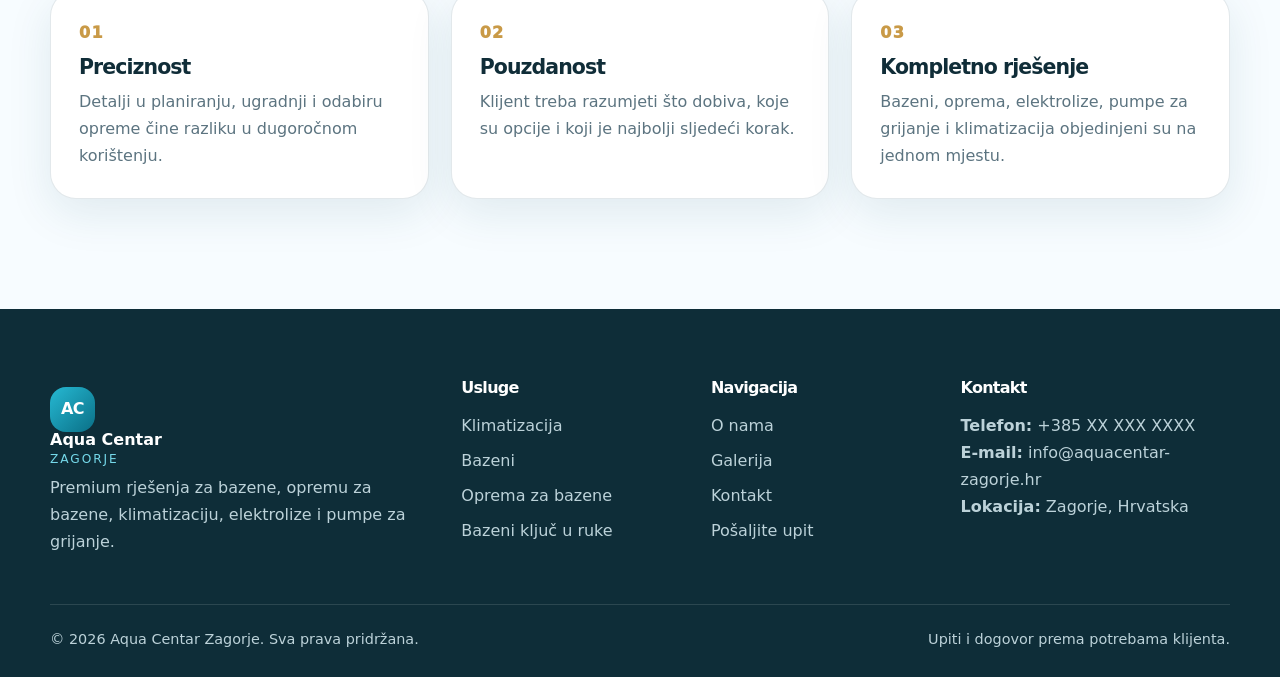
<file: o-nama.html>
<!doctype html><html lang="hr"><head><meta charset="utf-8"><meta name="viewport" content="width=device-width, initial-scale=1"><script>document.documentElement.classList.add('js');</script><title>O nama | Aqua Centar Zagorje</title><meta name="description" content="Upoznajte Aqua Centar Zagorje, partnera za bazene, klimatizaciju, opremu za bazene, elektrolize i pumpe za grijanje."><meta name="theme-color" content="#f7fcff"><link rel="icon" href="assets/img/favicon.svg" type="image/svg+xml"><link rel="preload" href="assets/img/hero-bazen-lux.avif" as="image" type="image/avif"><link rel="stylesheet" href="assets/css/style.css"></head><body><header class="site-header" id="top"><div class="container nav-wrap"><a class="brand" href="index.html" aria-label="Aqua Centar Zagorje početna"><span class="brand-mark">AC</span><span><strong>Aqua Centar</strong><small>Zagorje</small></span></a><button class="menu-toggle" aria-label="Otvori izbornik" aria-expanded="false"><span></span><span></span><span></span></button><nav class="site-nav" aria-label="Glavna navigacija"><a class="nav-link " href="index.html">Početna</a>
<a class="nav-link active" href="o-nama.html">O nama</a>
<a class="nav-link " href="usluge.html">Usluge</a>
<a class="nav-link " href="bazeni-kljuc-u-ruke.html">Bazeni ključ u ruke</a>
<a class="nav-link " href="galerija.html">Galerija</a>
<a class="nav-link " href="kontakt.html">Kontakt</a></nav><a class="nav-cta" href="kontakt.html">Zatražite ponudu</a></div></header><main><section class="page-hero section-pad compact"><div class="container narrow reveal"><span class="eyebrow">O nama</span><h1>Aqua Centar Zagorje — stručan partner za bazene i aqua tehniku.</h1><p>Na jednom mjestu dobivate savjetovanje, opremu i izvedbu za bazene, klimatizaciju, elektrolize i pumpe za grijanje.</p></div></section><section class="split-section section-pad small-top"><div class="container split-grid reverse-mobile"><div class="split-copy reveal"><span class="eyebrow">Profesionalan pristup</span><h2>Od ideje do funkcionalnog rješenja.</h2><p>Aqua Centar Zagorje usmjeren je na klijente koji žele uredno, jasno i kompletno rješenje. Poseban naglasak stavlja se na savjetovanje, kvalitetan izbor opreme i izvedbu koja odgovara prostoru, načinu korištenja i očekivanjima klijenta.</p><p>Bez obzira radi li se o obiteljskoj kući, vili za odmor, apartmanu ili poslovnom objektu, cilj je ponuditi rješenje koje dugoročno funkcionira i jednostavno se održava.</p><ul class="check-list"><li>Jasna komunikacija prije izvedbe</li><li>Oprema prilagođena objektu i potrebama</li><li>Uredna izvedba i briga o detaljima</li></ul></div><div class="image-frame reveal delay-1"><img src="assets/img/bazen-zagorje-villa.avif" alt="Bazen uz modernu vilu u zelenilu" width="1500" height="1000"></div></div></section><section class="section-pad"><div class="container values-grid"><article class="value-card reveal"><span>01</span><h3>Preciznost</h3><p>Detalji u planiranju, ugradnji i odabiru opreme čine razliku u dugoročnom korištenju.</p></article><article class="value-card reveal delay-1"><span>02</span><h3>Pouzdanost</h3><p>Klijent treba razumjeti što dobiva, koje su opcije i koji je najbolji sljedeći korak.</p></article><article class="value-card reveal delay-2"><span>03</span><h3>Kompletno rješenje</h3><p>Bazeni, oprema, elektrolize, pumpe za grijanje i klimatizacija objedinjeni su na jednom mjestu.</p></article></div></section></main><footer class="site-footer"><div class="container footer-grid"><div><a class="brand footer-brand" href="index.html"><span class="brand-mark">AC</span><span><strong>Aqua Centar</strong><small>Zagorje</small></span></a><p>Premium rješenja za bazene, opremu za bazene, klimatizaciju, elektrolize i pumpe za grijanje.</p></div><div><h3>Usluge</h3><a href="usluge.html#klimatizacija">Klimatizacija</a><a href="usluge.html#bazeni">Bazeni</a><a href="usluge.html#oprema">Oprema za bazene</a><a href="bazeni-kljuc-u-ruke.html">Bazeni ključ u ruke</a></div><div><h3>Navigacija</h3><a href="o-nama.html">O nama</a><a href="galerija.html">Galerija</a><a href="kontakt.html">Kontakt</a><a href="kontakt.html#upit">Pošaljite upit</a></div><div><h3>Kontakt</h3><p><strong>Telefon:</strong> +385 XX XXX XXXX</p><p><strong>E-mail:</strong> info@aquacentar-zagorje.hr</p><p><strong>Lokacija:</strong> Zagorje, Hrvatska</p></div></div><div class="footer-bottom container"><span>© 2026 Aqua Centar Zagorje. Sva prava pridržana.</span><span>Upiti i dogovor prema potrebama klijenta.</span></div></footer><script src="assets/js/main.js"></script></body></html>
</file>
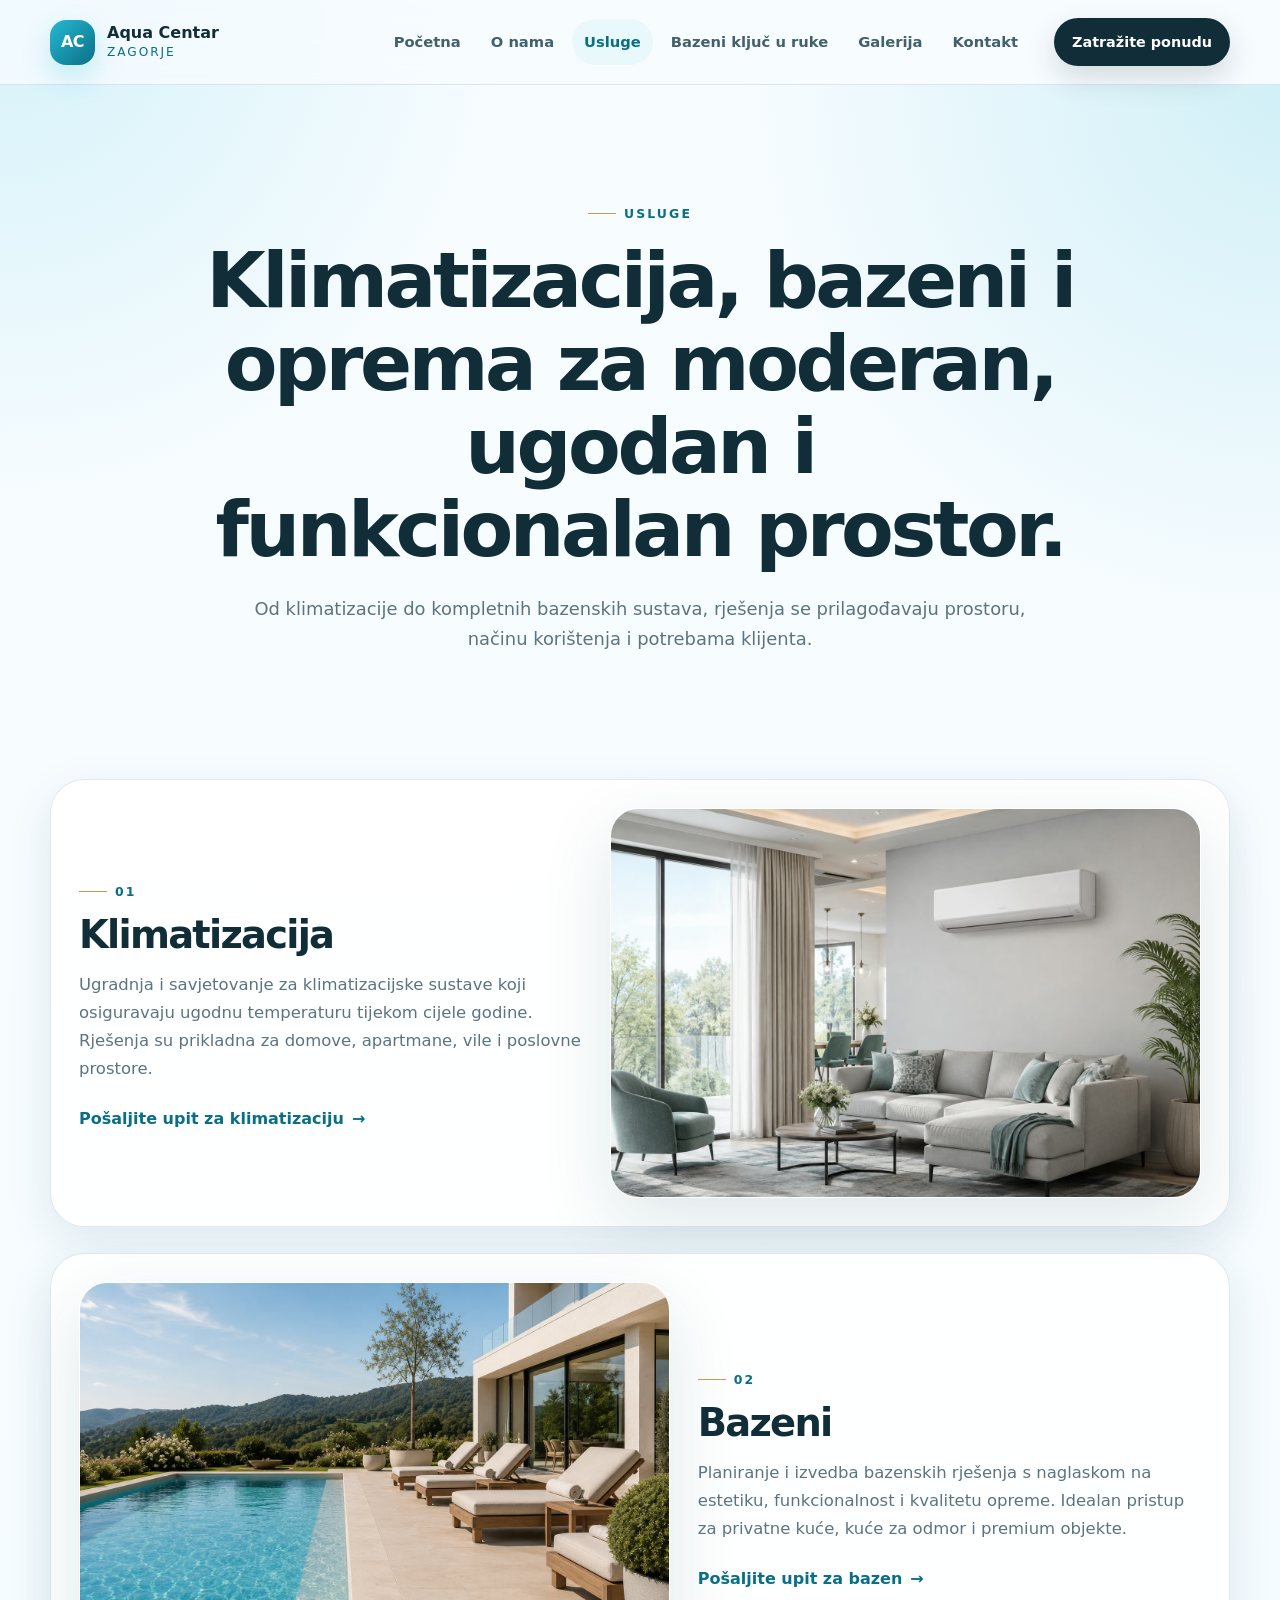
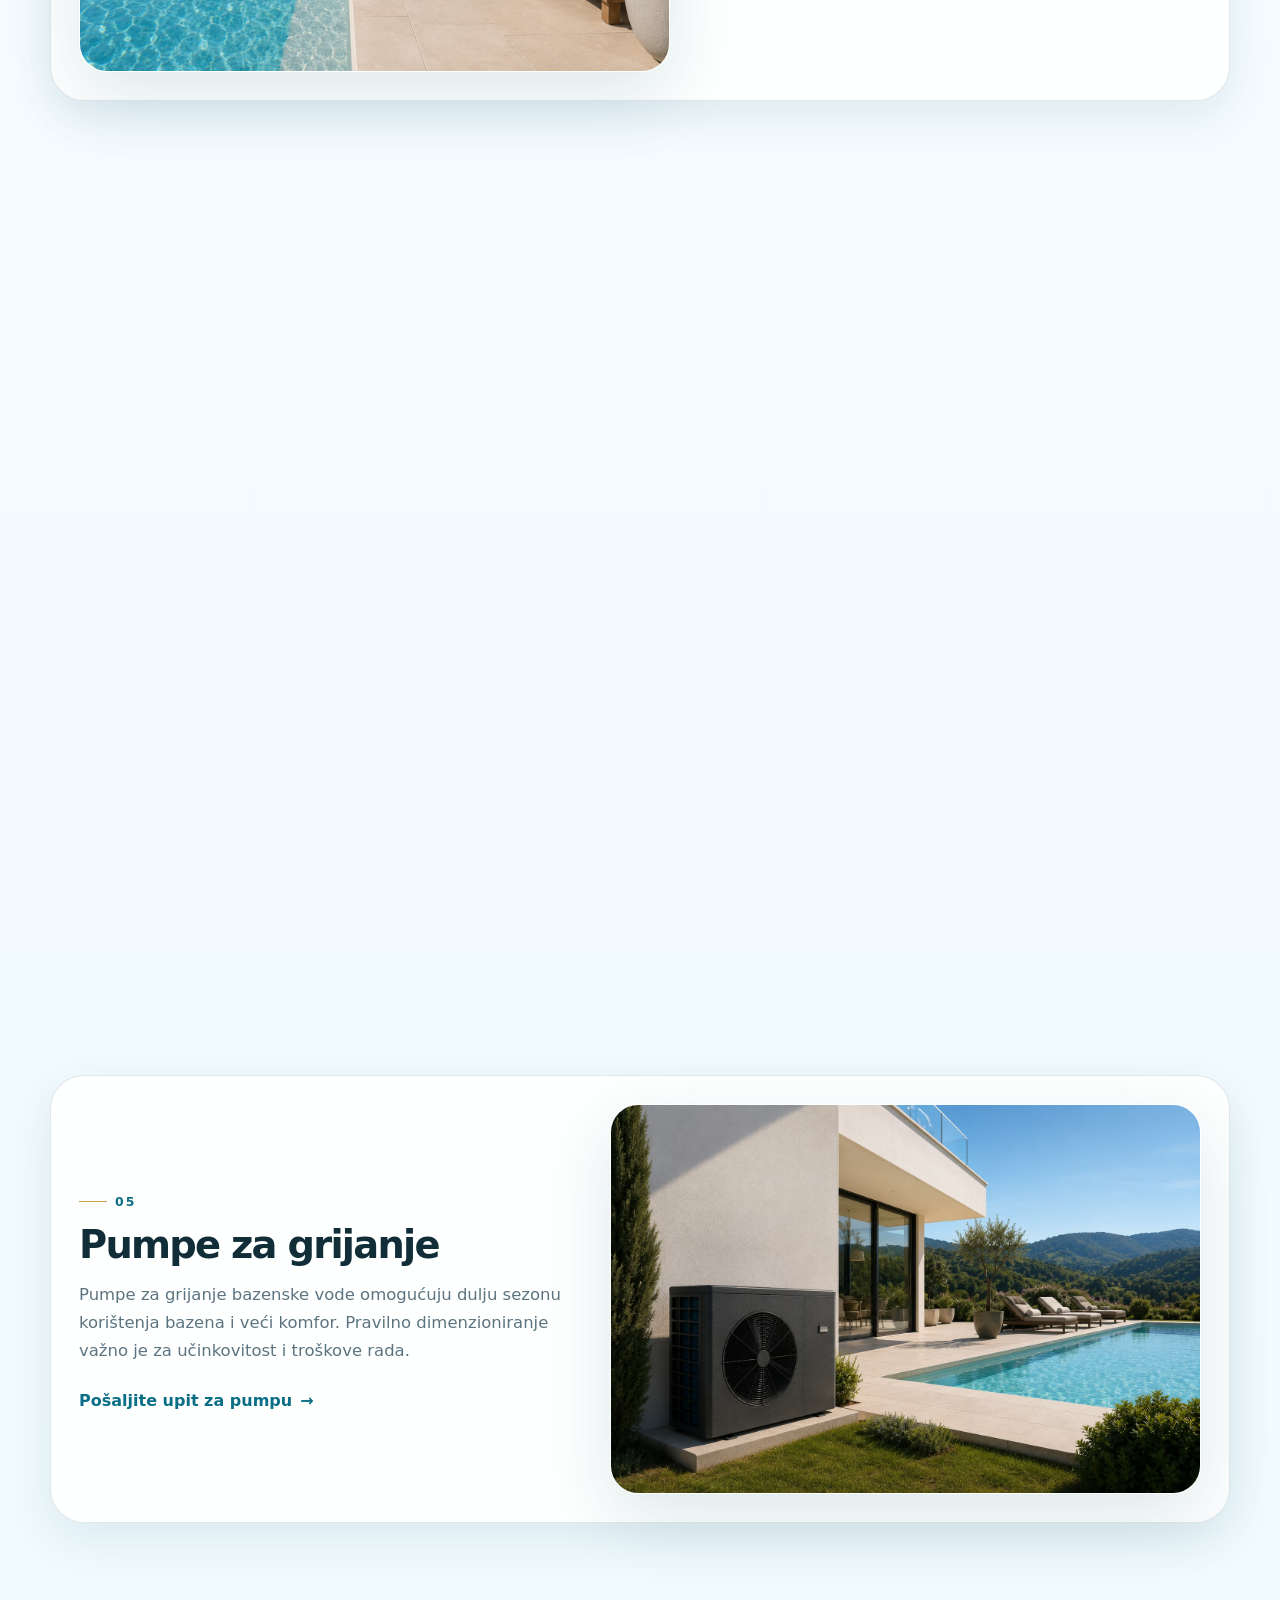
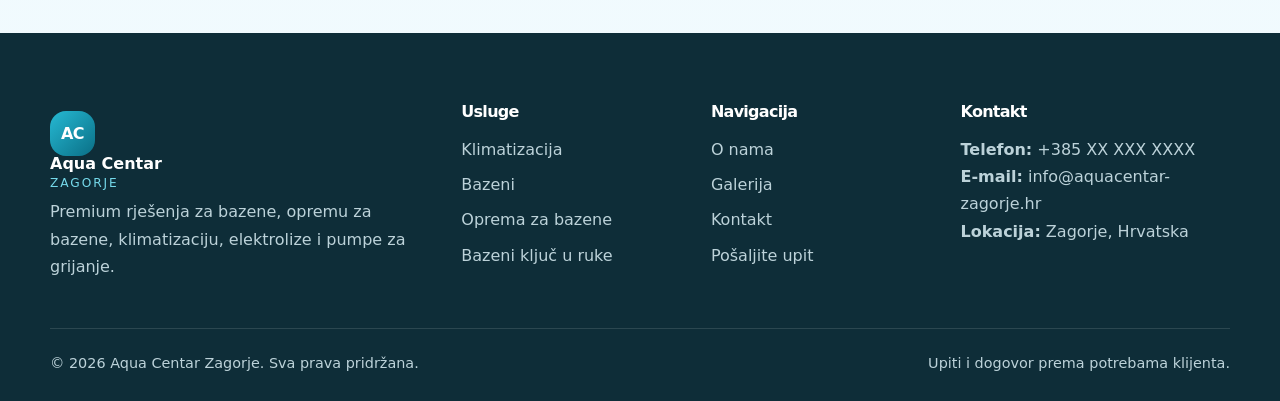
<file: usluge.html>
<!doctype html><html lang="hr"><head><meta charset="utf-8"><meta name="viewport" content="width=device-width, initial-scale=1"><script>document.documentElement.classList.add('js');</script><title>Usluge | Klimatizacija, bazeni i oprema za bazene</title><meta name="description" content="Aqua Centar Zagorje nudi klimatizaciju, bazene, opremu za bazene, elektrolize, pumpe za grijanje i bazene ključ u ruke."><meta name="theme-color" content="#f7fcff"><link rel="icon" href="assets/img/favicon.svg" type="image/svg+xml"><link rel="preload" href="assets/img/hero-bazen-lux.avif" as="image" type="image/avif"><link rel="stylesheet" href="assets/css/style.css"></head><body><header class="site-header" id="top"><div class="container nav-wrap"><a class="brand" href="index.html" aria-label="Aqua Centar Zagorje početna"><span class="brand-mark">AC</span><span><strong>Aqua Centar</strong><small>Zagorje</small></span></a><button class="menu-toggle" aria-label="Otvori izbornik" aria-expanded="false"><span></span><span></span><span></span></button><nav class="site-nav" aria-label="Glavna navigacija"><a class="nav-link " href="index.html">Početna</a>
<a class="nav-link " href="o-nama.html">O nama</a>
<a class="nav-link active" href="usluge.html">Usluge</a>
<a class="nav-link " href="bazeni-kljuc-u-ruke.html">Bazeni ključ u ruke</a>
<a class="nav-link " href="galerija.html">Galerija</a>
<a class="nav-link " href="kontakt.html">Kontakt</a></nav><a class="nav-cta" href="kontakt.html">Zatražite ponudu</a></div></header><main><section class="page-hero section-pad compact"><div class="container narrow reveal"><span class="eyebrow">Usluge</span><h1>Klimatizacija, bazeni i oprema za moderan, ugodan i funkcionalan prostor.</h1><p>Od klimatizacije do kompletnih bazenskih sustava, rješenja se prilagođavaju prostoru, načinu korištenja i potrebama klijenta.</p></div></section><section class="section-pad service-detail-wrap small-top"><div class="container detail-list"><article id="klimatizacija" class="detail-card reveal"><div><span class="eyebrow">01</span><h2>Klimatizacija</h2><p>Ugradnja i savjetovanje za klimatizacijske sustave koji osiguravaju ugodnu temperaturu tijekom cijele godine. Rješenja su prikladna za domove, apartmane, vile i poslovne prostore.</p><a class="text-link" href="kontakt.html#upit">Pošaljite upit za klimatizaciju</a></div><img src="assets/img/klimatizacija.avif" alt="Moderna klimatizacijska jedinica" width="1500" height="1000"></article><article id="bazeni" class="detail-card reverse reveal"><div><span class="eyebrow">02</span><h2>Bazeni</h2><p>Planiranje i izvedba bazenskih rješenja s naglaskom na estetiku, funkcionalnost i kvalitetu opreme. Idealan pristup za privatne kuće, kuće za odmor i premium objekte.</p><a class="text-link" href="kontakt.html#upit">Pošaljite upit za bazen</a></div><img src="assets/img/bazen-terasa.avif" alt="Luksuzni bazen na terasi" width="1500" height="1000"></article><article id="oprema" class="detail-card reveal"><div><span class="eyebrow">03</span><h2>Oprema za bazene</h2><p>Oprema za pouzdan rad bazena: filtracija, pumpe, rasvjeta, dodaci i sustavi koji olakšavaju svakodnevno korištenje i održavanje.</p><a class="text-link" href="kontakt.html#upit">Zatražite preporuku opreme</a></div><img src="assets/img/oprema-za-bazene.avif" alt="Profesionalna oprema za bazene" width="1500" height="1000"></article><article id="elektrolize" class="detail-card reverse reveal"><div><span class="eyebrow">04</span><h2>Elektrolize</h2><p>Elektroliza bazena pomaže u održavanju čiste i ugodne vode uz moderniji pristup tretiranju bazenske vode. Sustav se bira prema veličini bazena i načinu korištenja.</p><a class="text-link" href="kontakt.html#upit">Pošaljite upit za elektrolizu</a></div><img src="assets/img/elektroliza-bazena.avif" alt="Sustav elektrolize za bazensku vodu" width="1500" height="1000"></article><article id="pumpe" class="detail-card reveal"><div><span class="eyebrow">05</span><h2>Pumpe za grijanje</h2><p>Pumpe za grijanje bazenske vode omogućuju dulju sezonu korištenja bazena i veći komfor. Pravilno dimenzioniranje važno je za učinkovitost i troškove rada.</p><a class="text-link" href="kontakt.html#upit">Pošaljite upit za pumpu</a></div><img src="assets/img/pumpa-za-grijanje.avif" alt="Pumpa za grijanje bazenske vode" width="1500" height="1000"></article></div></section></main><footer class="site-footer"><div class="container footer-grid"><div><a class="brand footer-brand" href="index.html"><span class="brand-mark">AC</span><span><strong>Aqua Centar</strong><small>Zagorje</small></span></a><p>Premium rješenja za bazene, opremu za bazene, klimatizaciju, elektrolize i pumpe za grijanje.</p></div><div><h3>Usluge</h3><a href="usluge.html#klimatizacija">Klimatizacija</a><a href="usluge.html#bazeni">Bazeni</a><a href="usluge.html#oprema">Oprema za bazene</a><a href="bazeni-kljuc-u-ruke.html">Bazeni ključ u ruke</a></div><div><h3>Navigacija</h3><a href="o-nama.html">O nama</a><a href="galerija.html">Galerija</a><a href="kontakt.html">Kontakt</a><a href="kontakt.html#upit">Pošaljite upit</a></div><div><h3>Kontakt</h3><p><strong>Telefon:</strong> +385 XX XXX XXXX</p><p><strong>E-mail:</strong> info@aquacentar-zagorje.hr</p><p><strong>Lokacija:</strong> Zagorje, Hrvatska</p></div></div><div class="footer-bottom container"><span>© 2026 Aqua Centar Zagorje. Sva prava pridržana.</span><span>Upiti i dogovor prema potrebama klijenta.</span></div></footer><script src="assets/js/main.js"></script></body></html>
</file>
<file: assets/css/style.css>
:root{--bg:#f7fcff;--surface:#fff;--text:#102d38;--muted:#5c7480;--aqua:#26b9d3;--aqua-dark:#0a6f86;--gold:#c99a47;--line:rgba(20,71,88,.12);--shadow:0 24px 70px rgba(16,77,96,.13);--shadow-soft:0 14px 45px rgba(16,77,96,.10);--radius:28px;--container:1180px}*{box-sizing:border-box}html{scroll-behavior:smooth}body{margin:0;font-family:Inter,ui-sans-serif,system-ui,-apple-system,BlinkMacSystemFont,"Segoe UI",sans-serif;background:radial-gradient(circle at top left,rgba(56,197,221,.18),transparent 32rem),var(--bg);color:var(--text);line-height:1.7;overflow-x:hidden}img{max-width:100%;display:block}a{color:inherit;text-decoration:none}.container{width:min(var(--container),calc(100% - 40px));margin-inline:auto}.section-pad{padding:110px 0}.small-top{padding-top:54px}.compact{padding-bottom:70px}.narrow{max-width:870px;text-align:center}.site-header{position:sticky;top:0;z-index:50;background:rgba(247,252,255,.82);backdrop-filter:blur(18px);border-bottom:1px solid var(--line)}.nav-wrap{height:84px;display:flex;align-items:center;gap:24px}.brand{display:inline-flex;align-items:center;gap:12px;min-width:max-content}.brand-mark{width:45px;height:45px;border-radius:16px;display:grid;place-items:center;background:linear-gradient(135deg,var(--aqua),var(--aqua-dark));color:#fff;font-weight:900;letter-spacing:-.04em;box-shadow:0 12px 28px rgba(38,185,211,.25)}.brand strong{display:block;font-size:1rem;line-height:1;color:var(--text)}.brand small{display:block;font-size:.76rem;line-height:1.2;color:var(--aqua-dark);letter-spacing:.16em;text-transform:uppercase;margin-top:4px}.site-nav{display:flex;align-items:center;gap:6px;margin-left:auto}.nav-link{font-size:.92rem;font-weight:700;color:#42616c;padding:10px 12px;border-radius:999px;transition:.25s ease}.nav-link:hover,.nav-link.active{background:#e9f8fb;color:var(--aqua-dark)}.nav-cta{padding:12px 18px;border-radius:999px;background:var(--text);color:#fff;font-weight:800;font-size:.9rem;box-shadow:0 12px 30px rgba(16,45,56,.16);transition:.25s ease}.nav-cta:hover{transform:translateY(-2px);box-shadow:0 18px 38px rgba(16,45,56,.22)}.menu-toggle{display:none;margin-left:auto;width:44px;height:44px;border:0;background:#fff;border-radius:14px;box-shadow:var(--shadow-soft);padding:10px}.menu-toggle span{display:block;height:2px;background:var(--text);border-radius:2px;margin:6px 0;transition:.25s ease}.eyebrow{display:inline-flex;align-items:center;gap:8px;color:var(--aqua-dark);font-size:.78rem;font-weight:900;letter-spacing:.17em;text-transform:uppercase}.eyebrow:before{content:"";width:28px;height:1px;background:var(--gold)}h1,h2,h3{line-height:1.08;margin:0;color:var(--text);letter-spacing:-.045em}h1{font-size:clamp(2.7rem,6vw,5.9rem);max-width:1050px}h2{font-size:clamp(2rem,4vw,3.75rem)}h3{font-size:1.28rem}p{margin:0;color:var(--muted)}.hero{padding-top:90px}.hero-grid{display:grid;grid-template-columns:1.02fr .98fr;gap:58px;align-items:center}.hero-copy p{font-size:1.16rem;max-width:650px;margin:26px 0 0}.hero-copy .eyebrow{margin-bottom:20px}.hero-actions{display:flex;gap:14px;flex-wrap:wrap;margin-top:34px}.btn{display:inline-flex;align-items:center;justify-content:center;border:0;cursor:pointer;border-radius:999px;padding:15px 23px;font-weight:900;transition:.25s ease;font-size:.96rem}.btn-primary{background:linear-gradient(135deg,var(--aqua),var(--aqua-dark));color:#fff;box-shadow:0 18px 40px rgba(38,185,211,.27)}.btn-primary:hover{transform:translateY(-3px);box-shadow:0 22px 50px rgba(38,185,211,.35)}.btn-ghost{background:#fff;color:var(--text);box-shadow:var(--shadow-soft);border:1px solid var(--line)}.btn-ghost:hover{transform:translateY(-3px);border-color:rgba(38,185,211,.28)}.trust-strip{display:flex;gap:12px;flex-wrap:wrap;margin-top:26px}.trust-strip span{background:rgba(255,255,255,.76);border:1px solid var(--line);padding:9px 13px;border-radius:999px;color:#42616c;font-weight:800;font-size:.84rem}.hero-media{position:relative}.hero-media img,.image-frame img,.image-main,.detail-card img,.gallery-item img{border-radius:var(--radius);box-shadow:var(--shadow);border:1px solid rgba(255,255,255,.7);object-fit:cover}.hero-media img{height:min(68vh,680px);width:100%}.glass-card{background:rgba(255,255,255,.78);border:1px solid rgba(255,255,255,.88);box-shadow:var(--shadow-soft);backdrop-filter:blur(14px)}.floating-card{position:absolute;right:28px;bottom:28px;border-radius:24px;padding:20px 22px;max-width:255px}.floating-card strong{display:block;font-size:1.05rem}.floating-card span{display:block;color:var(--muted);font-size:.92rem;margin-top:3px}.section-head{text-align:center;max-width:810px;margin:0 auto 46px}.section-head h2{margin-top:14px}.section-head p{margin:18px auto 0;max-width:680px}.section-head.left{text-align:left;margin:0}.services-grid{display:grid;grid-template-columns:repeat(3,1fr);gap:22px}.service-card{background:rgba(255,255,255,.86);border:1px solid var(--line);border-radius:26px;padding:28px;box-shadow:var(--shadow-soft);transition:.3s ease;min-height:270px;display:flex;flex-direction:column}.service-card:hover{transform:translateY(-8px);box-shadow:var(--shadow)}.service-card .icon{width:50px;height:50px;border-radius:18px;background:linear-gradient(135deg,#e8fbff,#fff);display:grid;place-items:center;color:var(--aqua-dark);font-size:1.45rem;font-weight:900;box-shadow:inset 0 0 0 1px rgba(38,185,211,.15)}.service-card h3{margin-top:22px}.service-card p{margin-top:11px}.service-card a,.text-link{margin-top:auto;color:var(--aqua-dark);font-weight:900;display:inline-flex;align-items:center;gap:8px}.service-card a:after,.text-link:after{content:"→";transition:.2s ease}.service-card a:hover:after,.text-link:hover:after{transform:translateX(4px)}.service-card.featured{background:linear-gradient(145deg,#fff,#e9f9fc);border-color:rgba(38,185,211,.28)}.split-section{position:relative}.split-grid{display:grid;grid-template-columns:1fr 1fr;gap:62px;align-items:center}.split-copy h2{margin:14px 0 20px}.split-copy p+p{margin-top:14px}.image-stack{display:grid;grid-template-columns:minmax(0,1fr) minmax(180px,.58fr);align-items:end;gap:20px;min-height:auto;overflow:hidden}.image-main{width:100%;height:520px}.image-small{position:relative;width:100%;height:460px;right:auto;bottom:auto;border-radius:24px;box-shadow:var(--shadow);border:10px solid var(--bg);object-fit:cover;align-self:end}.check-list{list-style:none;padding:0;margin:26px 0;display:grid;gap:12px}.check-list li{position:relative;padding-left:34px;color:#365965;font-weight:800}.check-list li:before{content:"✓";position:absolute;left:0;top:0;width:22px;height:22px;border-radius:50%;display:grid;place-items:center;background:#e5f8fc;color:var(--aqua-dark);font-size:.8rem}.why-section{background:linear-gradient(180deg,rgba(255,255,255,.38),rgba(232,248,252,.55));border-block:1px solid var(--line)}.why-grid{display:grid;grid-template-columns:.9fr 1.1fr;gap:50px;align-items:start}.benefits{display:grid;gap:18px}.benefit,.value-card,.process-step{background:#fff;border:1px solid var(--line);border-radius:26px;padding:28px;box-shadow:var(--shadow-soft)}.benefit strong,.value-card span,.process-step span{display:inline-flex;color:var(--gold);font-weight:1000;letter-spacing:.08em;margin-bottom:10px}.benefit p,.value-card p,.process-step p{margin-top:10px}.cta-band{padding:0 0 105px}.cta-inner{display:flex;align-items:center;justify-content:space-between;gap:24px;background:linear-gradient(135deg,#f7fdff,#e1f7fb);border:1px solid rgba(38,185,211,.22);border-radius:34px;padding:42px;box-shadow:var(--shadow-soft)}.cta-inner h2{font-size:clamp(1.8rem,3vw,3rem);margin-top:8px}.page-hero{background:radial-gradient(circle at top right,rgba(38,185,211,.18),transparent 34rem)}.page-hero .narrow .eyebrow{justify-content:center;margin-bottom:16px}.page-hero p{font-size:1.12rem;margin:22px auto 0;max-width:780px}.image-frame img{height:560px;width:100%}.values-grid{display:grid;grid-template-columns:repeat(3,1fr);gap:22px}.service-detail-wrap{background:linear-gradient(180deg,transparent,rgba(232,248,252,.42))}.detail-list{display:grid;gap:26px}.detail-card{display:grid;grid-template-columns:.92fr 1.08fr;gap:28px;align-items:center;background:rgba(255,255,255,.9);border:1px solid var(--line);border-radius:34px;padding:28px;box-shadow:var(--shadow-soft);scroll-margin-top:110px}.detail-card.reverse{grid-template-columns:1.08fr .92fr}.detail-card.reverse div{order:2}.detail-card.reverse img{order:1}.detail-card h2{margin:12px 0 16px;font-size:clamp(1.8rem,3vw,3rem)}.detail-card p{font-size:1.03rem}.detail-card img{height:390px;width:100%}.text-link{margin-top:22px}.process-section{background:#fff;border-block:1px solid var(--line)}.process-grid{display:grid;grid-template-columns:repeat(3,1fr);gap:20px}.gallery-grid{display:grid;grid-template-columns:repeat(3,1fr);grid-auto-rows:310px;gap:20px}.gallery-item{margin:0;position:relative;border-radius:28px;overflow:hidden;box-shadow:var(--shadow-soft);background:#fff}.gallery-item.large{grid-column:span 2;grid-row:span 2}.gallery-item img{width:100%;height:100%;border-radius:0;box-shadow:none;border:0}.gallery-item figcaption{position:absolute;left:16px;right:16px;bottom:16px;background:rgba(255,255,255,.82);backdrop-filter:blur(12px);border-radius:18px;padding:12px 15px;color:var(--text);font-weight:900}.contact-grid{display:grid;grid-template-columns:.92fr 1.08fr;gap:28px;align-items:start}.contact-card,.quote-form{background:#fff;border:1px solid var(--line);border-radius:32px;padding:34px;box-shadow:var(--shadow-soft)}.contact-card h2,.quote-form h2{margin:12px 0 16px}.contact-lines{display:grid;gap:8px;margin:24px 0}.map-placeholder{height:255px;border-radius:24px;background:linear-gradient(135deg,#e5f8fc,#fff);border:1px solid rgba(38,185,211,.18);display:grid;place-items:center;color:var(--aqua-dark);font-weight:900}.quote-form{display:grid;gap:15px}.quote-form label{display:grid;gap:7px;color:#365965;font-weight:900}.quote-form input,.quote-form select,.quote-form textarea{width:100%;border:1px solid rgba(16,77,96,.16);border-radius:16px;padding:14px 15px;background:#f8fdff;color:var(--text);font:inherit;outline:none;transition:.2s ease}.quote-form input:focus,.quote-form select:focus,.quote-form textarea:focus{border-color:var(--aqua);box-shadow:0 0 0 4px rgba(38,185,211,.13)}.quote-form .btn{width:max-content}.form-note{font-size:.85rem}.site-footer{background:#0e2d38;color:#d9edf2;padding:70px 0 26px}.site-footer p,.site-footer a,.footer-bottom{color:#bcd2d9}.footer-grid{display:grid;grid-template-columns:1.4fr .8fr .8fr 1fr;gap:34px}.footer-brand{margin-bottom:18px}.site-footer .brand strong{color:#fff}.site-footer .brand small{color:#75d9ea}.site-footer .brand-mark{box-shadow:none}.site-footer h3{font-size:1rem;color:#fff;margin-bottom:16px}.site-footer a{display:block;margin:8px 0;transition:.2s ease}.site-footer a:hover{color:#fff;transform:translateX(3px)}.footer-bottom{display:flex;justify-content:space-between;gap:20px;border-top:1px solid rgba(255,255,255,.12);margin-top:48px;padding-top:22px;font-size:.9rem}.reveal{opacity:1;transform:none;transition:opacity .8s ease,transform .8s ease}.js .reveal{opacity:0;transform:translateY(28px)}.js .reveal.visible{opacity:1;transform:none}.delay-1{transition-delay:.12s}.delay-2{transition-delay:.22s}@media(max-width:1040px){.nav-cta{display:none}.site-nav{gap:2px}.nav-link{font-size:.86rem;padding:8px 9px}.hero-grid,.split-grid,.why-grid,.contact-grid{grid-template-columns:1fr}.hero-media img{height:540px}.image-stack{min-height:560px}.services-grid,.values-grid,.process-grid{grid-template-columns:repeat(2,1fr)}.detail-card,.detail-card.reverse{grid-template-columns:1fr}.detail-card.reverse div,.detail-card.reverse img{order:initial}.gallery-grid{grid-template-columns:repeat(2,1fr)}.footer-grid{grid-template-columns:repeat(2,1fr)}}@media(max-width:900px){.nav-wrap{height:72px}.menu-toggle{display:block}.site-nav{position:absolute;top:72px;left:14px;right:14px;display:grid;background:rgba(255,255,255,.96);backdrop-filter:blur(18px);border:1px solid var(--line);border-radius:22px;padding:12px;box-shadow:var(--shadow);opacity:0;visibility:hidden;transform:translateY(-8px);transition:.22s ease}.site-nav.open{opacity:1;visibility:visible;transform:none}.nav-link{padding:13px 14px;font-size:.95rem}.menu-toggle.open span:nth-child(1){transform:translateY(8px) rotate(45deg)}.menu-toggle.open span:nth-child(2){opacity:0}.menu-toggle.open span:nth-child(3){transform:translateY(-8px) rotate(-45deg)}}@media(max-width:760px){.container{width:min(100% - 28px,var(--container))}.section-pad{padding:78px 0}.small-top{padding-top:35px}.nav-wrap{height:72px}.menu-toggle{display:block}.site-nav{position:absolute;top:72px;left:14px;right:14px;display:grid;background:rgba(255,255,255,.96);backdrop-filter:blur(18px);border:1px solid var(--line);border-radius:22px;padding:12px;box-shadow:var(--shadow);opacity:0;visibility:hidden;transform:translateY(-8px);transition:.22s ease}.site-nav.open{opacity:1;visibility:visible;transform:none}.nav-link{padding:13px 14px;font-size:.95rem}.menu-toggle.open span:nth-child(1){transform:translateY(8px) rotate(45deg)}.menu-toggle.open span:nth-child(2){opacity:0}.menu-toggle.open span:nth-child(3){transform:translateY(-8px) rotate(-45deg)}.hero{padding-top:58px}.hero-grid{gap:32px}.hero-media img{height:410px}.floating-card{left:16px;right:16px;bottom:16px}.services-grid,.values-grid,.process-grid{grid-template-columns:1fr}.split-grid{gap:34px}.image-stack{grid-template-columns:1fr;gap:16px;overflow:visible}.image-main,.image-frame img{width:100%;height:380px}.image-small{position:relative;width:80%;height:260px;margin:-70px 0 0 auto}.cta-band{padding-bottom:78px}.cta-inner{display:grid;padding:28px;border-radius:28px}.detail-card{padding:18px;border-radius:28px}.detail-card img{height:285px}.gallery-grid{display:grid;grid-template-columns:1fr;grid-auto-rows:285px}.gallery-item.large{grid-column:auto;grid-row:span 1}.contact-card,.quote-form{padding:24px;border-radius:26px}.footer-grid{grid-template-columns:1fr}.footer-bottom{display:grid}.trust-strip span{font-size:.78rem}.hero-copy p,.page-hero p{font-size:1rem}h1{font-size:clamp(2.35rem,14vw,4rem)}}@media(prefers-reduced-motion:reduce){*{scroll-behavior:auto!important}.reveal,.js .reveal{opacity:1;transform:none;transition:none}.btn,.service-card,.nav-cta{transition:none}}
</file>
